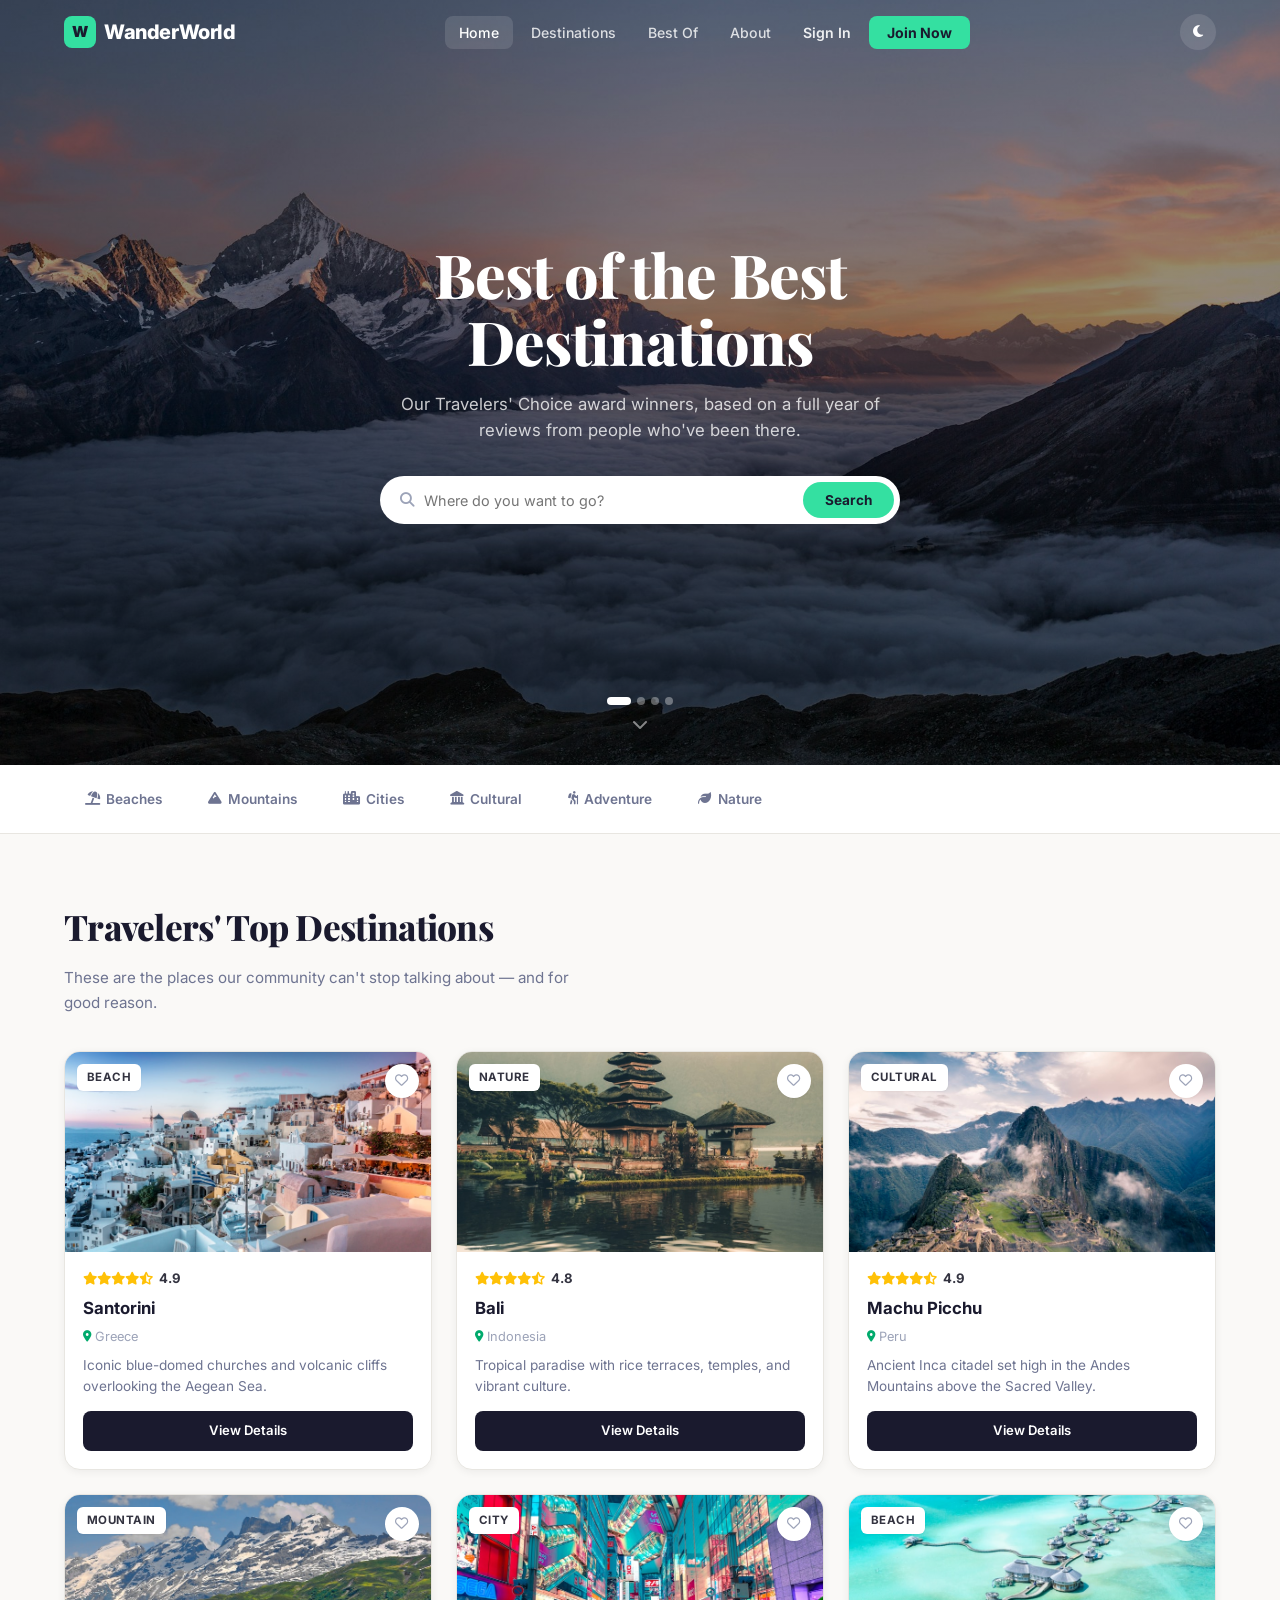
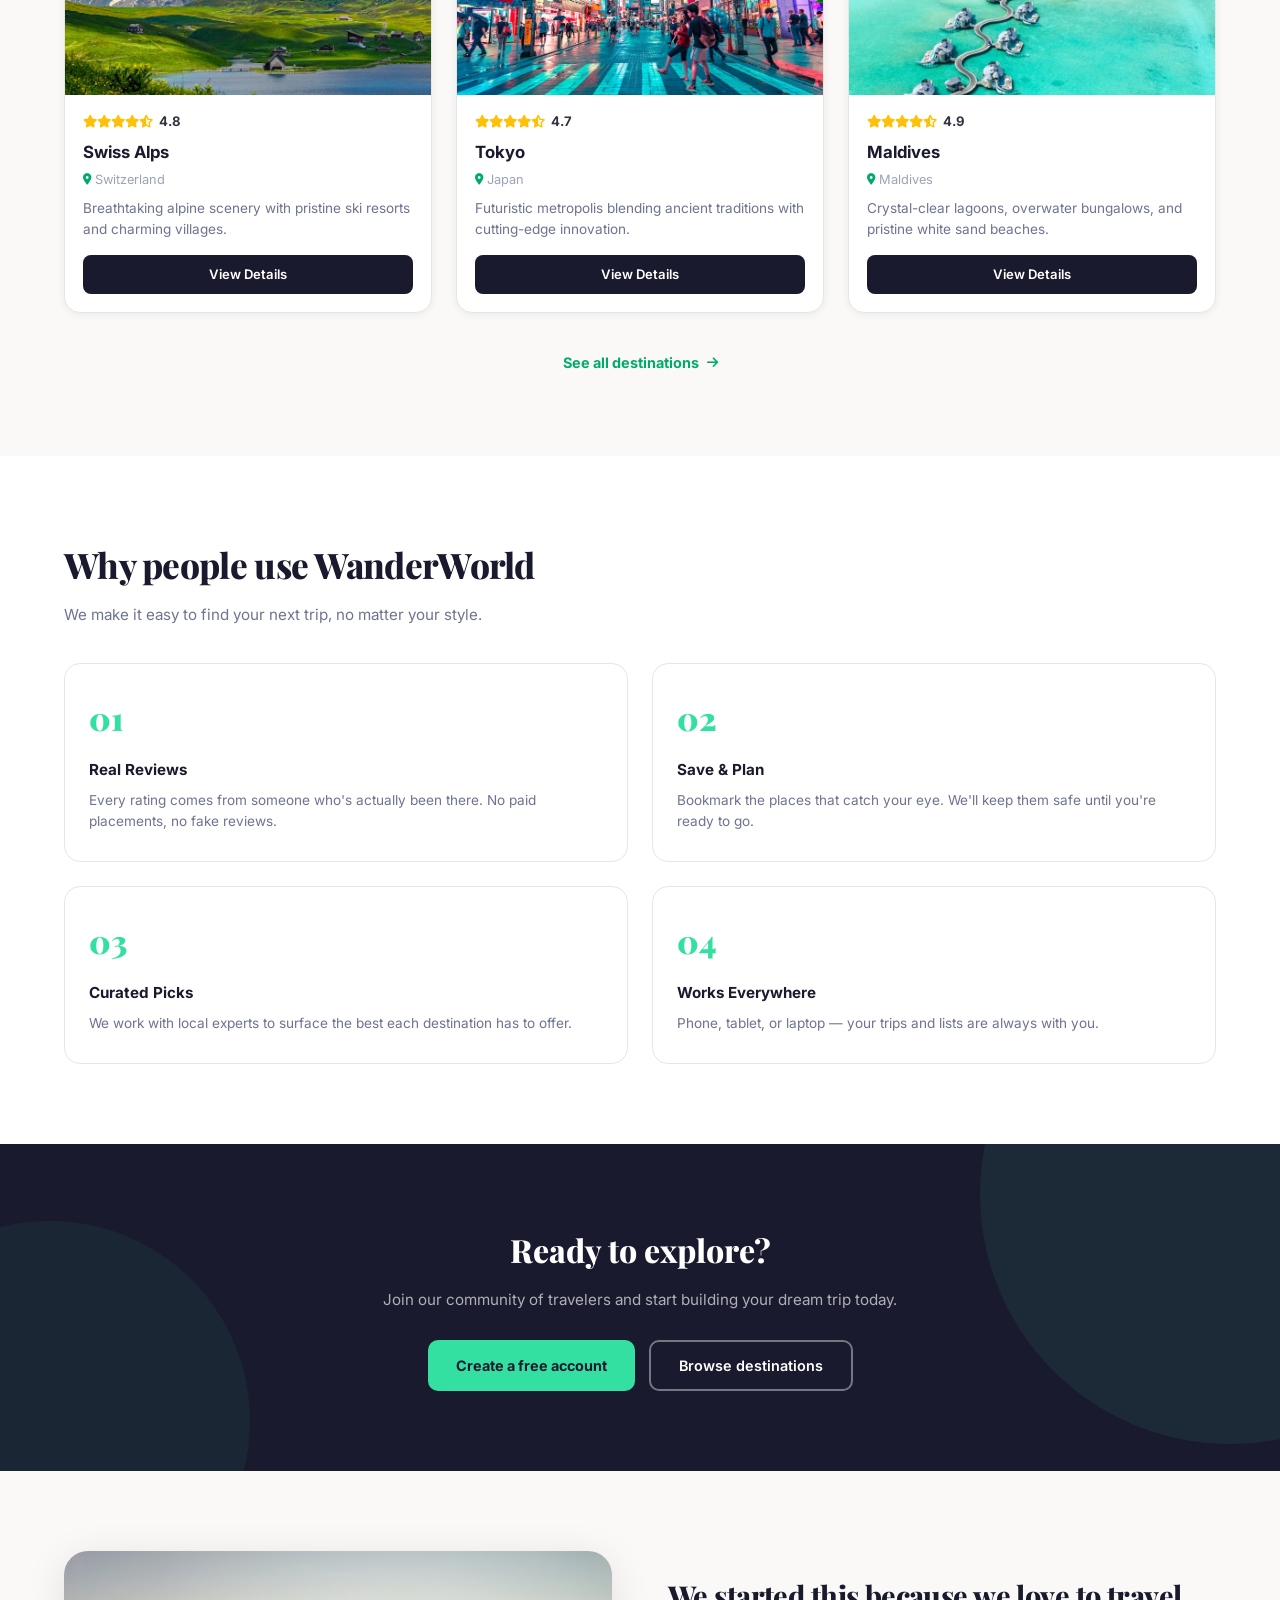
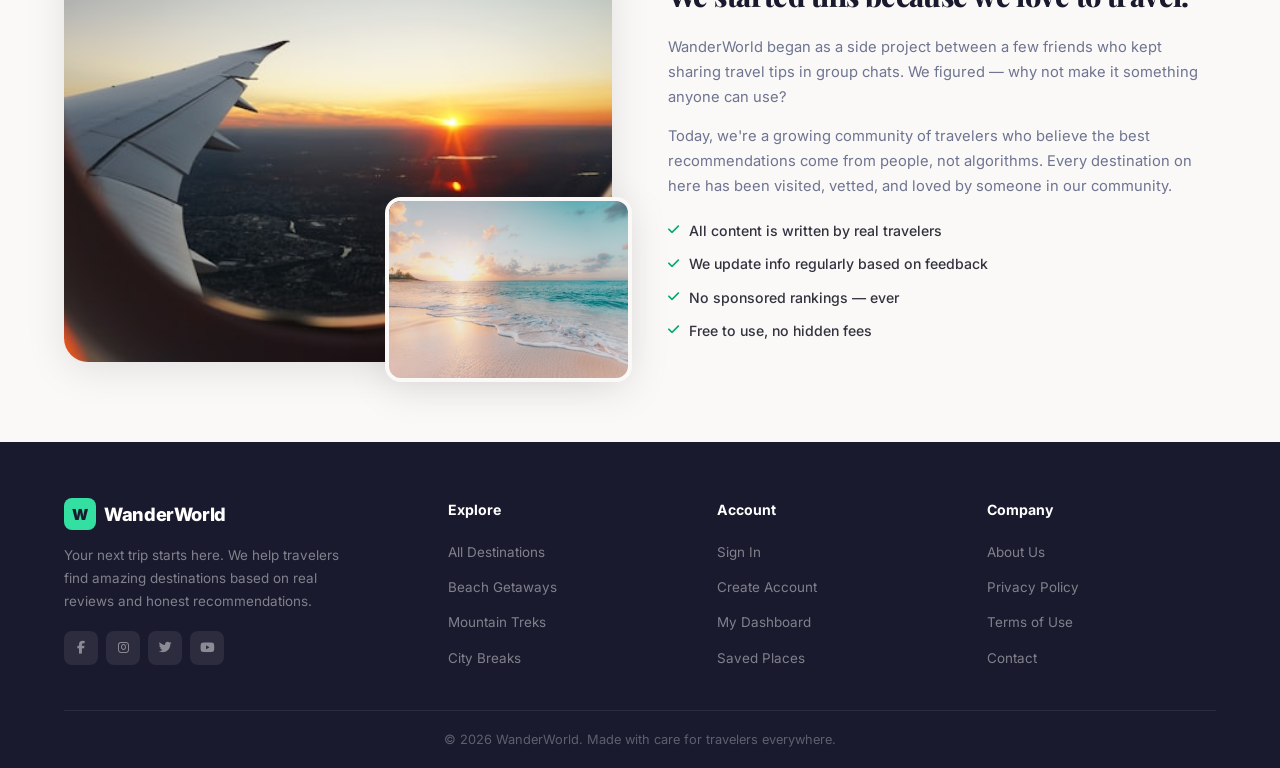
<file: index.html>
<!DOCTYPE html>
<html lang="en">
<head>
  <meta charset="UTF-8" />
  <meta name="viewport" content="width=device-width, initial-scale=1.0" />
  <title>WanderWorld – Best Destinations to Visit</title>
  <meta name="description" content="Discover the world's best travel destinations, curated by real travelers. Explore beaches, mountains, cities, and hidden gems." />
  <link rel="stylesheet" href="css/main.css" />
  <link rel="stylesheet" href="css/animations.css" />
  <link rel="stylesheet" href="css/responsive.css" />
  <link href="https://fonts.googleapis.com/css2?family=Inter:wght@400;500;600;700;800;900&family=Playfair+Display:wght@700;800&display=swap" rel="stylesheet" />
  <link rel="stylesheet" href="https://cdnjs.cloudflare.com/ajax/libs/font-awesome/6.4.0/css/all.min.css" />
</head>
<body>
<!-- Prevent dark-mode flash: apply class before paint -->
<script>
  // If dark mode was stuck on, this ensures the page always starts in light mode
  // Users can re-enable it with the toggle button
  if (localStorage.getItem('ww_darkmode') === 'true') {
    document.body.classList.add('dark-mode');
  }
</script>

<!-- NAVBAR -->
<nav class="navbar" id="navbar">
  <div class="nav-container">
    <a href="index.html" class="logo">
      <span class="logo-icon">W</span> WanderWorld
    </a>
    <ul class="nav-links" id="navLinks">
      <li><a href="index.html" class="active">Home</a></li>
      <li><a href="pages/destinations.html">Destinations</a></li>
      <li><a href="#best-of">Best Of</a></li>
      <li><a href="#about">About</a></li>
      <li id="nav-user-links" style="display:none;">
        <a href="pages/user-dashboard.html"><i class="fas fa-user-circle"></i> My Trips</a>
      </li>
      <li id="nav-logout" style="display:none;">
        <a href="#" onclick="logoutUser()">Logout</a>
      </li>
      <li id="nav-auth-links">
        <a href="pages/login.html" class="btn-nav-login">Sign In</a>
      </li>
      <li id="nav-auth-links2">
        <a href="pages/register.html" class="btn-nav-register">Join Now</a>
      </li>
    </ul>
    <div class="nav-controls">
      <button class="dark-mode-toggle" id="darkModeToggle" title="Toggle Dark Mode">
        <i class="fas fa-moon"></i>
      </button>
      <button class="hamburger" id="hamburger">
        <span></span><span></span><span></span>
      </button>
    </div>
  </div>
</nav>

<!-- HERO SECTION – clean editorial style -->
<section class="hero" id="home">
  <div class="hero-slider" id="heroSlider">
    <div class="hero-slide active" style="background-image: url('images/hero-1.jpg')"></div>
    <div class="hero-slide" style="background-image: url('images/hero-2.jpg')"></div>
    <div class="hero-slide" style="background-image: url('images/hero-3.jpg')"></div>
    <div class="hero-slide" style="background-image: url('images/hero-4.jpg')"></div>
  </div>
  <div class="hero-overlay"></div>
  <div class="hero-content">
    <h1>Best of the Best<br/>Destinations</h1>
    <p>Our Travelers' Choice award winners, based on a full year of reviews from people who've been there.</p>
    <div class="hero-search">
      <div class="search-box">
        <i class="fas fa-search"></i>
        <input type="text" id="heroSearch" placeholder="Where do you want to go?" />
        <button onclick="heroSearchDestination()">Search</button>
      </div>
    </div>
  </div>
  <div class="hero-scroll-indicator">
    <i class="fas fa-chevron-down"></i>
  </div>
  <div class="slider-dots" id="sliderDots"></div>
</section>

<!-- CATEGORY TABS – clean horizontal pills like TripAdvisor -->
<section class="categories-section">
  <div class="container">
    <div class="category-tabs">
      <a href="pages/destinations.html?category=beach" class="category-tab">
        <i class="fas fa-umbrella-beach"></i> Beaches
      </a>
      <a href="pages/destinations.html?category=mountain" class="category-tab">
        <i class="fas fa-mountain"></i> Mountains
      </a>
      <a href="pages/destinations.html?category=city" class="category-tab">
        <i class="fas fa-city"></i> Cities
      </a>
      <a href="pages/destinations.html?category=cultural" class="category-tab">
        <i class="fas fa-landmark"></i> Cultural
      </a>
      <a href="pages/destinations.html?category=adventure" class="category-tab">
        <i class="fas fa-hiking"></i> Adventure
      </a>
      <a href="pages/destinations.html?category=nature" class="category-tab">
        <i class="fas fa-leaf"></i> Nature
      </a>
    </div>
  </div>
</section>

<!-- TRENDING / BEST OF DESTINATIONS – numbered list style like TripAdvisor -->
<section class="featured-section" id="best-of">
  <div class="container">
    <div class="section-header-left">
      <h2>Travelers' Top Destinations</h2>
      <p>These are the places our community can't stop talking about — and for good reason.</p>
    </div>
    <div class="destination-grid" id="featuredDestinations">
      <!-- Filled by JS -->
    </div>
    <div class="see-all-wrap">
      <a href="pages/destinations.html" class="btn-see-all">
        See all destinations <i class="fas fa-arrow-right"></i>
      </a>
    </div>
  </div>
</section>

<!-- WHY WANDERWORLD – simplified, no feature-icon gradients -->
<section class="why-section" id="features">
  <div class="container">
    <div class="section-header-left">
      <h2>Why people use WanderWorld</h2>
      <p>We make it easy to find your next trip, no matter your style.</p>
    </div>
    <div class="why-grid">
      <div class="why-card">
        <div class="why-number">01</div>
        <h3>Real Reviews</h3>
        <p>Every rating comes from someone who's actually been there. No paid placements, no fake reviews.</p>
      </div>
      <div class="why-card">
        <div class="why-number">02</div>
        <h3>Save & Plan</h3>
        <p>Bookmark the places that catch your eye. We'll keep them safe until you're ready to go.</p>
      </div>
      <div class="why-card">
        <div class="why-number">03</div>
        <h3>Curated Picks</h3>
        <p>We work with local experts to surface the best each destination has to offer.</p>
      </div>
      <div class="why-card">
        <div class="why-number">04</div>
        <h3>Works Everywhere</h3>
        <p>Phone, tablet, or laptop — your trips and lists are always with you.</p>
      </div>
    </div>
  </div>
</section>

<!-- CTA SECTION – clean, flat, editorial -->
<section class="cta-section">
  <div class="container">
    <div class="cta-content">
      <h2>Ready to explore?</h2>
      <p>Join our community of travelers and start building your dream trip today.</p>
      <div class="cta-actions">
        <a href="pages/register.html" class="btn-primary">Create a free account</a>
        <a href="pages/destinations.html" class="btn-outline">Browse destinations</a>
      </div>
    </div>
  </div>
</section>

<!-- ABOUT SECTION – conversational, human -->
<section class="about-section" id="about">
  <div class="container">
    <div class="about-grid">
      <div class="about-image-grid">
        <img src="images/about-main.jpg" alt="Travelers exploring a new city" class="about-img-main" />
        <img src="images/about-beach.jpg" alt="Beach sunset view" class="about-img-secondary" />
      </div>
      <div class="about-content">
        <h2>We started this because we love to travel.</h2>
        <p>WanderWorld began as a side project between a few friends who kept sharing travel tips in group chats. We figured — why not make it something anyone can use?</p>
        <p>Today, we're a growing community of travelers who believe the best recommendations come from people, not algorithms. Every destination on here has been visited, vetted, and loved by someone in our community.</p>
        <ul class="about-list">
          <li><i class="fas fa-check"></i> All content is written by real travelers</li>
          <li><i class="fas fa-check"></i> We update info regularly based on feedback</li>
          <li><i class="fas fa-check"></i> No sponsored rankings — ever</li>
          <li><i class="fas fa-check"></i> Free to use, no hidden fees</li>
        </ul>
      </div>
    </div>
  </div>
</section>

<!-- FOOTER – clean, minimal, no admin links -->
<footer class="footer">
  <div class="container">
    <div class="footer-grid">
      <div class="footer-brand">
        <a href="index.html" class="logo"><span class="logo-icon">W</span> WanderWorld</a>
        <p>Your next trip starts here. We help travelers find amazing destinations based on real reviews and honest recommendations.</p>
        <div class="social-links">
          <a href="#" aria-label="Facebook"><i class="fab fa-facebook-f"></i></a>
          <a href="#" aria-label="Instagram"><i class="fab fa-instagram"></i></a>
          <a href="#" aria-label="Twitter"><i class="fab fa-twitter"></i></a>
          <a href="#" aria-label="YouTube"><i class="fab fa-youtube"></i></a>
        </div>
      </div>
      <div class="footer-links">
        <h4>Explore</h4>
        <ul>
          <li><a href="pages/destinations.html">All Destinations</a></li>
          <li><a href="pages/destinations.html?category=beach">Beach Getaways</a></li>
          <li><a href="pages/destinations.html?category=mountain">Mountain Treks</a></li>
          <li><a href="pages/destinations.html?category=city">City Breaks</a></li>
        </ul>
      </div>
      <div class="footer-links">
        <h4>Account</h4>
        <ul>
          <li><a href="pages/login.html">Sign In</a></li>
          <li><a href="pages/register.html">Create Account</a></li>
          <li><a href="pages/user-dashboard.html">My Dashboard</a></li>
          <li><a href="pages/favorites.html">Saved Places</a></li>
        </ul>
      </div>
      <div class="footer-links">
        <h4>Company</h4>
        <ul>
          <li><a href="#about">About Us</a></li>
          <li><a href="#">Privacy Policy</a></li>
          <li><a href="#">Terms of Use</a></li>
          <li><a href="#">Contact</a></li>
        </ul>
      </div>
    </div>
    <div class="footer-bottom">
      <p>&copy; 2026 WanderWorld. Made with care for travelers everywhere.</p>
    </div>
  </div>
</footer>

<script src="js/data.js"></script>
<script src="js/auth.js"></script>
<script src="js/app.js"></script>
<script src="js/slider.js"></script>
<script src="js/animations.js"></script>
</body>
</html>
</file>
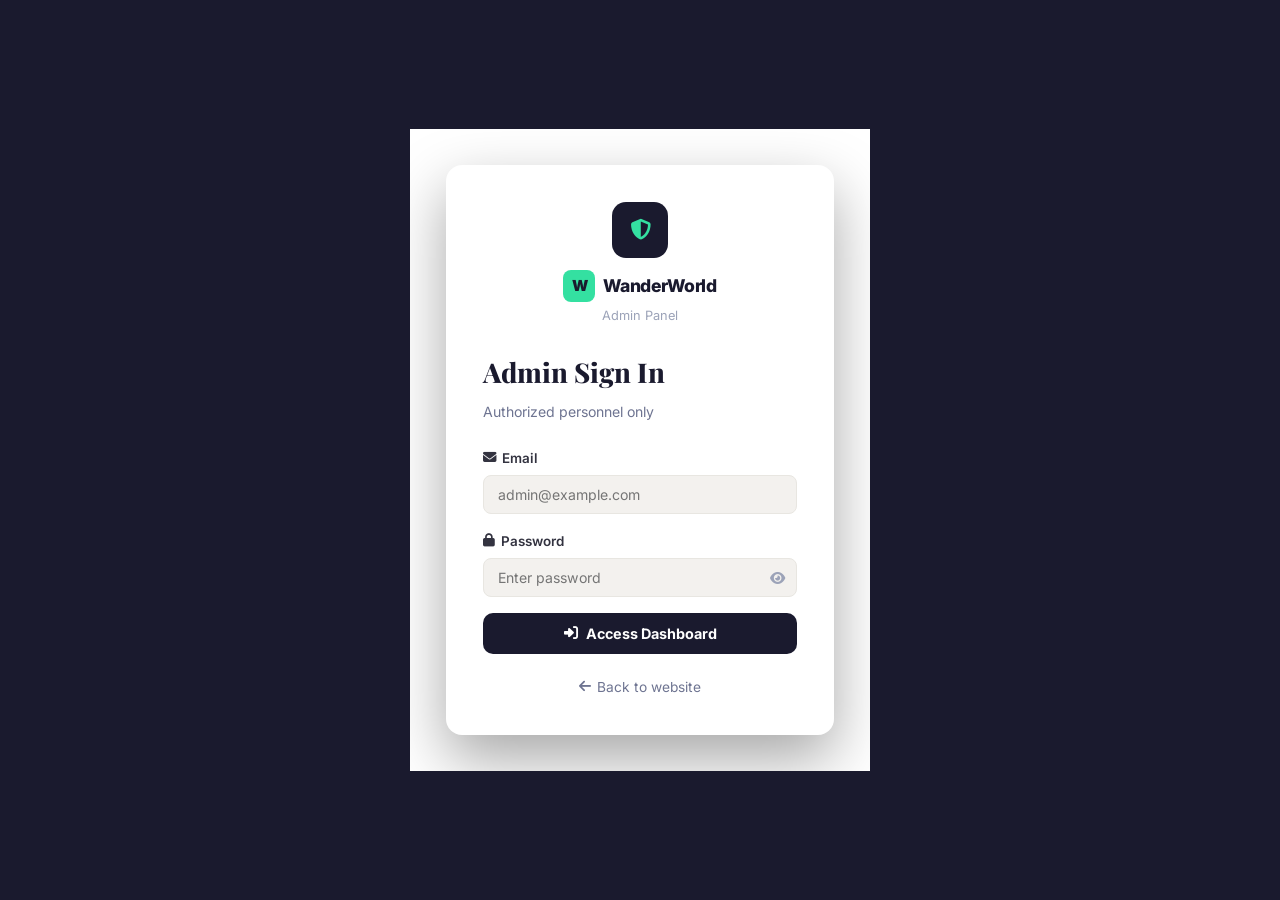
<file: pages/admin-dashboard.html>
<!DOCTYPE html>
<html lang="en">
<head>
  <meta charset="UTF-8" />
  <meta name="viewport" content="width=device-width, initial-scale=1.0" />
  <title>Admin Dashboard – WanderWorld</title>
  <link rel="stylesheet" href="../css/main.css" />
  <link rel="stylesheet" href="../css/portal.css" />
  <link rel="stylesheet" href="../css/admin.css" />
  <link rel="stylesheet" href="../css/animations.css" />
  <link href="https://fonts.googleapis.com/css2?family=Inter:wght@400;500;600;700;800;900&family=Playfair+Display:wght@700;800&display=swap" rel="stylesheet" />
  <link rel="stylesheet" href="https://cdnjs.cloudflare.com/ajax/libs/font-awesome/6.4.0/css/all.min.css" />
</head>
<body class="portal-body admin-portal">

<div class="portal-layout">
  <aside class="sidebar admin-sidebar" id="sidebar">
    <div class="sidebar-header">
      <a href="../index.html" class="logo sidebar-logo"><span class="logo-icon">W</span> WanderWorld</a>
      <button class="sidebar-close" id="sidebarClose"><i class="fas fa-times"></i></button>
    </div>
    <div class="sidebar-user">
      <div class="sidebar-avatar admin-avatar"><i class="fas fa-shield-alt"></i></div>
      <div class="sidebar-user-info">
        <span class="sidebar-username">Administrator</span>
        <span class="sidebar-role admin-role"><i class="fas fa-crown"></i> Admin</span>
      </div>
    </div>
    <nav class="sidebar-nav">
      <a href="admin-dashboard.html" class="sidebar-link active"><i class="fas fa-tachometer-alt"></i> Dashboard</a>
      <a href="manage-destinations.html" class="sidebar-link"><i class="fas fa-map-marked-alt"></i> Destinations</a>
      <a href="manage-users.html" class="sidebar-link"><i class="fas fa-users"></i> Users</a>
      <div class="sidebar-divider"></div>
      <a href="../index.html" class="sidebar-link"><i class="fas fa-external-link-alt"></i> View Site</a>
      <a href="#" class="sidebar-link" onclick="adminLogout()"><i class="fas fa-sign-out-alt"></i> Logout</a>
    </nav>
  </aside>

  <main class="portal-main">
    <div class="portal-topbar admin-topbar">
      <button class="sidebar-toggle" id="sidebarToggle"><i class="fas fa-bars"></i></button>
      <div class="portal-topbar-title">
        <h2>Admin Dashboard</h2>
        <span id="adminDate"></span>
      </div>
      <div class="portal-topbar-actions">
        <button class="dark-mode-toggle" id="darkModeToggle"><i class="fas fa-moon"></i></button>
        <a href="manage-destinations.html" class="btn-primary btn-sm"><i class="fas fa-plus"></i> Add Destination</a>
      </div>
    </div>

    <div class="portal-content">
      <div class="stats-row">
        <div class="stat-card">
          <div class="stat-card-icon"><i class="fas fa-map-marked-alt"></i></div>
          <div class="stat-card-info">
            <span class="stat-card-num" id="totalDestinations">0</span>
            <span class="stat-card-label">Total Destinations</span>
          </div>
        </div>
        <div class="stat-card">
          <div class="stat-card-icon"><i class="fas fa-users"></i></div>
          <div class="stat-card-info">
            <span class="stat-card-num" id="totalUsers">0</span>
            <span class="stat-card-label">Registered Users</span>
          </div>
        </div>
        <div class="stat-card">
          <div class="stat-card-icon"><i class="fas fa-globe"></i></div>
          <div class="stat-card-info">
            <span class="stat-card-num" id="totalCountries">0</span>
            <span class="stat-card-label">Countries Covered</span>
          </div>
        </div>
        <div class="stat-card">
          <div class="stat-card-icon"><i class="fas fa-star"></i></div>
          <div class="stat-card-info">
            <span class="stat-card-num" id="avgRating">0</span>
            <span class="stat-card-label">Avg. Rating</span>
          </div>
        </div>
      </div>

      <div class="admin-charts-row">
        <div class="admin-chart-card">
          <h3><i class="fas fa-chart-pie"></i> Destinations by Category</h3>
          <div class="chart-container" id="categoryChart"></div>
        </div>
        <div class="admin-chart-card">
          <h3><i class="fas fa-list"></i> Quick Actions</h3>
          <div class="quick-actions">
            <a href="manage-destinations.html" class="quick-action-btn">
              <i class="fas fa-plus-circle"></i>
              <span>Add New Destination</span>
            </a>
            <a href="manage-destinations.html" class="quick-action-btn">
              <i class="fas fa-edit"></i>
              <span>Manage Destinations</span>
            </a>
            <a href="manage-users.html" class="quick-action-btn">
              <i class="fas fa-users-cog"></i>
              <span>Manage Users</span>
            </a>
            <a href="../index.html" target="_blank" class="quick-action-btn">
              <i class="fas fa-eye"></i>
              <span>Preview Website</span>
            </a>
          </div>
        </div>
      </div>

      <div class="admin-table-card">
        <div class="admin-table-header">
          <h3><i class="fas fa-map-marked-alt"></i> Recent Destinations</h3>
          <a href="manage-destinations.html" class="btn-primary btn-sm">Manage All</a>
        </div>
        <div class="table-responsive">
          <table class="admin-table" id="recentDestTable">
            <thead>
              <tr>
                <th>Destination</th>
                <th>Country</th>
                <th>Category</th>
                <th>Rating</th>
                <th>Actions</th>
              </tr>
            </thead>
            <tbody id="recentDestBody"></tbody>
          </table>
        </div>
      </div>
    </div>
  </main>
</div>

<div class="modal-overlay" id="editModal" style="display:none;">
  <div class="modal">
    <div class="modal-header">
      <h3 id="modalTitle">Edit Destination</h3>
      <button class="modal-close" onclick="closeModal()"><i class="fas fa-times"></i></button>
    </div>
    <div class="modal-body" id="modalBody"></div>
  </div>
</div>

<script src="../js/data.js"></script>
<script src="../js/auth.js"></script>
<script src="../js/admin.js"></script>
<script src="../js/animations.js"></script>
</body>
</html>
</file>
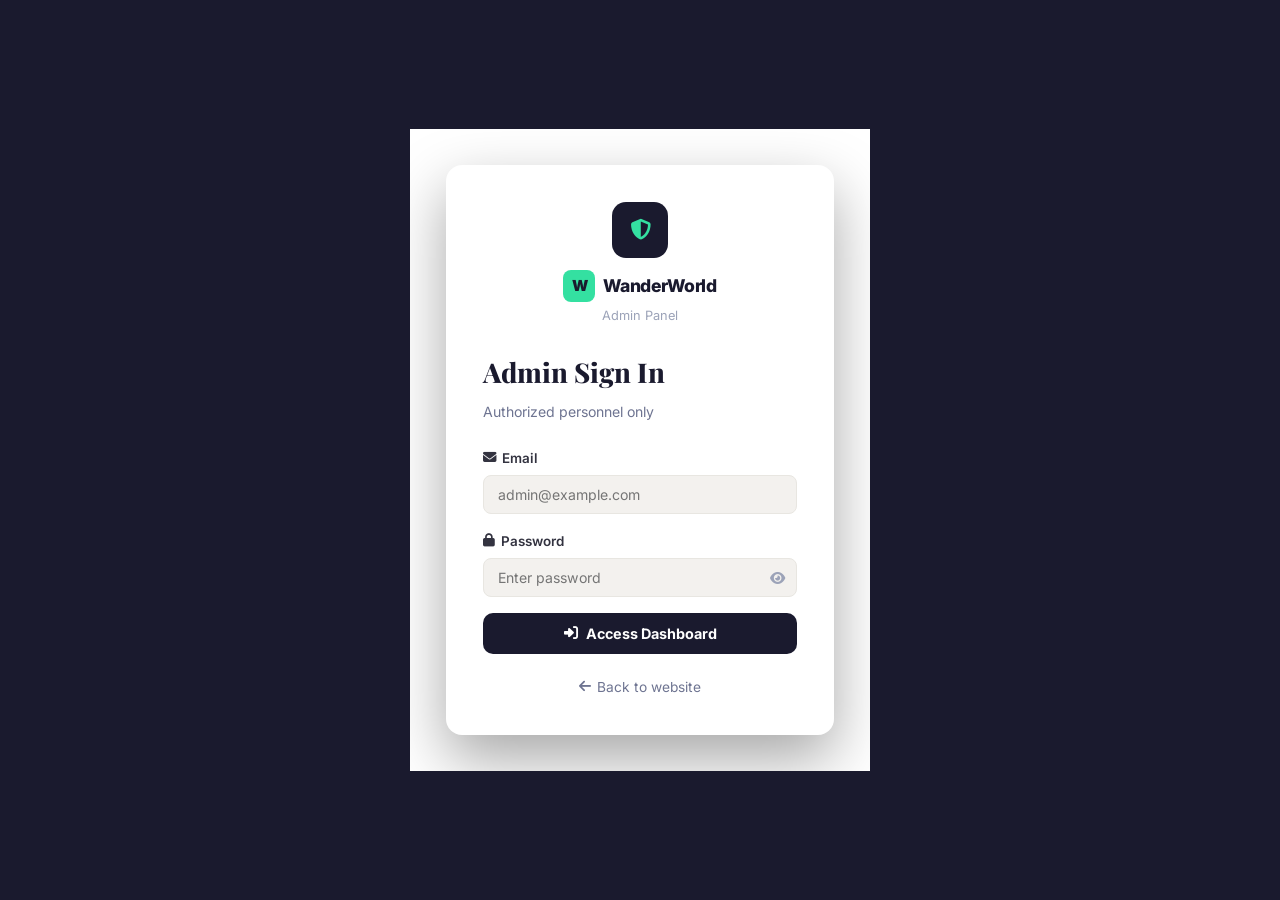
<file: pages/admin-login.html>
<!DOCTYPE html>
<html lang="en">
<head>
  <meta charset="UTF-8" />
  <meta name="viewport" content="width=device-width, initial-scale=1.0" />
  <title>Admin – WanderWorld</title>
  <link rel="stylesheet" href="../css/main.css" />
  <link rel="stylesheet" href="../css/auth.css" />
  <link rel="stylesheet" href="../css/animations.css" />
  <link href="https://fonts.googleapis.com/css2?family=Inter:wght@400;500;600;700;800;900&family=Playfair+Display:wght@700;800&display=swap" rel="stylesheet" />
  <link rel="stylesheet" href="https://cdnjs.cloudflare.com/ajax/libs/font-awesome/6.4.0/css/all.min.css" />
</head>
<body class="auth-body admin-auth-body">

<div class="auth-wrapper admin-auth-wrapper">
  <div class="auth-right" style="width:100%; max-width:460px; margin:auto;">
    <div class="auth-card admin-auth-card">
      <div class="admin-logo-area">
        <div class="admin-shield"><i class="fas fa-shield-alt"></i></div>
        <a href="../index.html" class="logo admin-logo"><span class="logo-icon">W</span> WanderWorld</a>
        <p class="admin-login-subtitle">Admin Panel</p>
      </div>
      <div class="auth-header">
        <h1>Admin Sign In</h1>
        <p>Authorized personnel only</p>
      </div>
      <div class="alert alert-error" id="adminLoginError" style="display:none;"></div>
      <form class="auth-form" id="adminLoginForm" onsubmit="handleAdminLogin(event)">
        <div class="form-group">
          <label for="adminEmail"><i class="fas fa-envelope"></i> Email</label>
          <input type="email" id="adminEmail" placeholder="admin@example.com" required />
        </div>
        <div class="form-group">
          <label for="adminPassword"><i class="fas fa-lock"></i> Password</label>
          <div class="password-input">
            <input type="password" id="adminPassword" placeholder="Enter password" required />
            <button type="button" class="toggle-password" onclick="togglePassword('adminPassword', this)">
              <i class="fas fa-eye"></i>
            </button>
          </div>
        </div>
        <button type="submit" class="btn-auth btn-admin-auth">
          <i class="fas fa-sign-in-alt"></i> <span>Access Dashboard</span>
        </button>
      </form>
      <div class="auth-back-link">
        <a href="../index.html"><i class="fas fa-arrow-left"></i> Back to website</a>
      </div>
    </div>
  </div>
</div>

<script src="../js/data.js"></script>
<script src="../js/auth.js"></script>
</body>
</html>
</file>
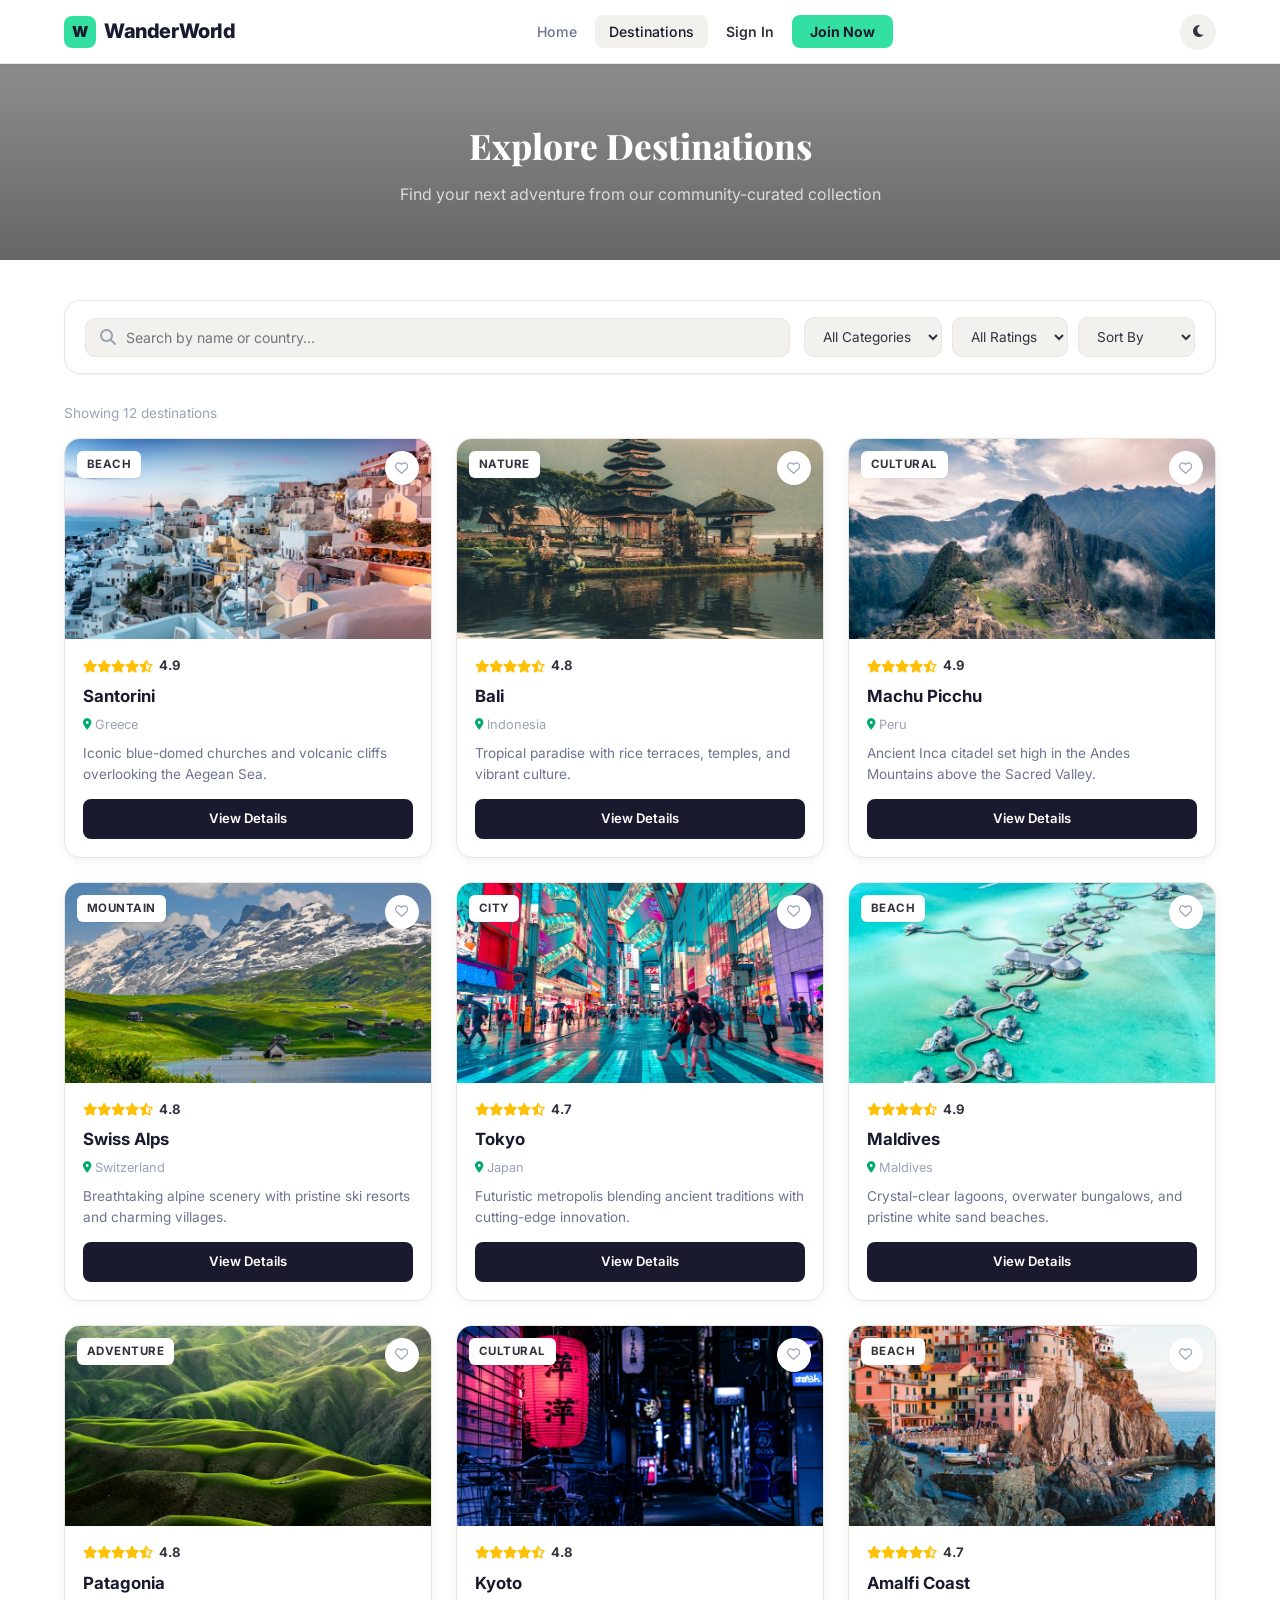
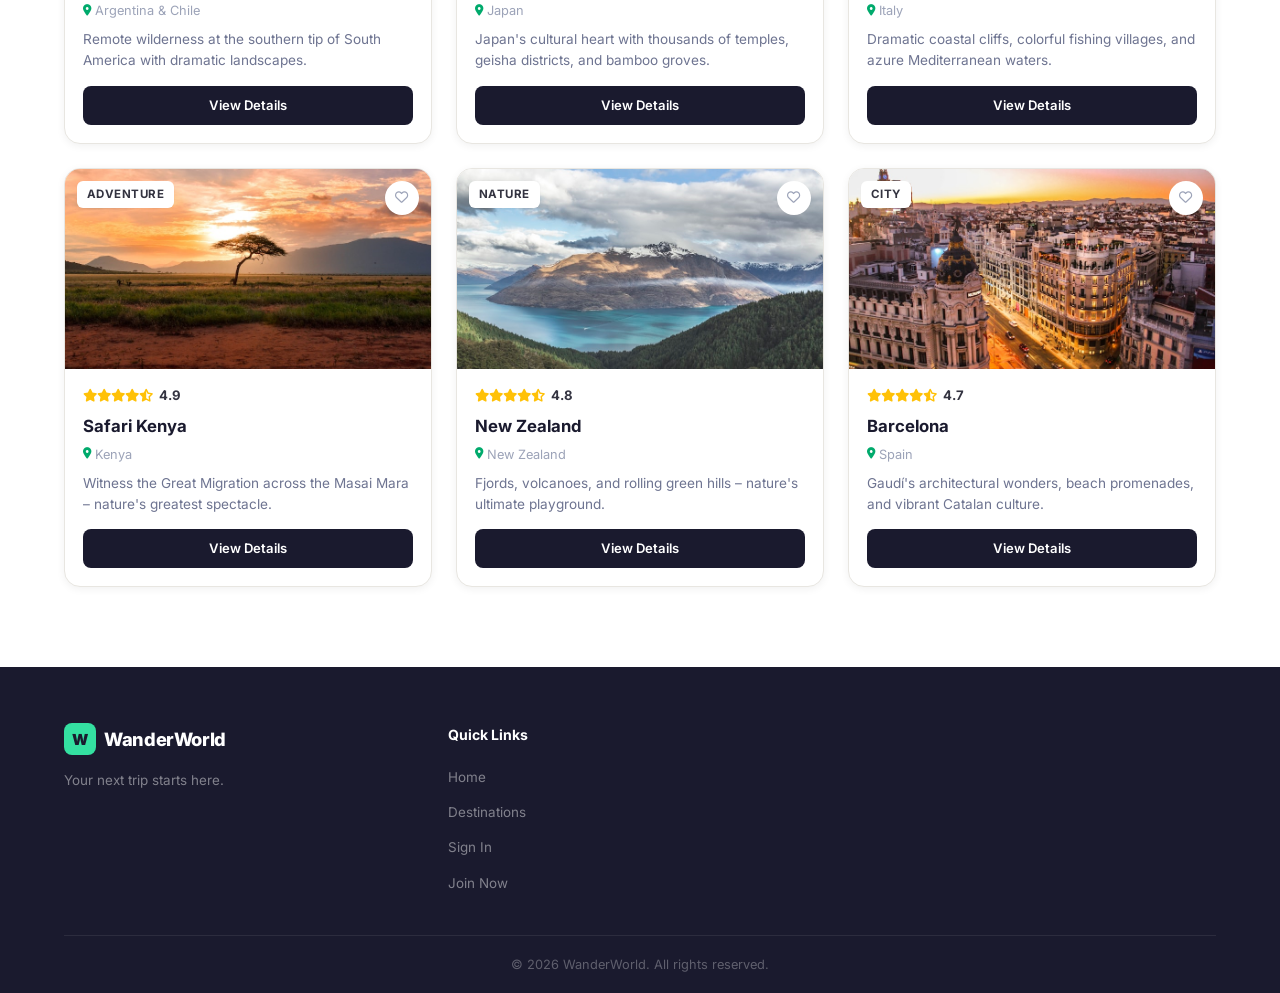
<file: pages/destinations.html>
<!DOCTYPE html>
<html lang="en">
<head>
  <meta charset="UTF-8" />
  <meta name="viewport" content="width=device-width, initial-scale=1.0" />
  <title>Destinations – WanderWorld</title>
  <link rel="stylesheet" href="../css/main.css" />
  <link rel="stylesheet" href="../css/animations.css" />
  <link rel="stylesheet" href="../css/responsive.css" />
  <link href="https://fonts.googleapis.com/css2?family=Inter:wght@400;500;600;700;800;900&family=Playfair+Display:wght@700;800&display=swap" rel="stylesheet" />
  <link rel="stylesheet" href="https://cdnjs.cloudflare.com/ajax/libs/font-awesome/6.4.0/css/all.min.css" />
</head>
<body>

<nav class="navbar" id="navbar">
  <div class="nav-container">
    <a href="../index.html" class="logo"><span class="logo-icon">W</span> WanderWorld</a>
    <ul class="nav-links" id="navLinks">
      <li><a href="../index.html">Home</a></li>
      <li><a href="destinations.html" class="active">Destinations</a></li>
      <li id="nav-user-links" style="display:none;"><a href="user-dashboard.html"><i class="fas fa-user-circle"></i> My Trips</a></li>
      <li id="nav-logout" style="display:none;"><a href="#" onclick="logoutUser()">Logout</a></li>
      <li id="nav-auth-links"><a href="login.html" class="btn-nav-login">Sign In</a></li>
      <li id="nav-auth-links2"><a href="register.html" class="btn-nav-register">Join Now</a></li>
    </ul>
    <div class="nav-controls">
      <button class="dark-mode-toggle" id="darkModeToggle"><i class="fas fa-moon"></i></button>
      <button class="hamburger" id="hamburger"><span></span><span></span><span></span></button>
    </div>
  </div>
</nav>

<section class="page-hero" style="background-image: url('https://images.unsplash.com/photo-1488085061387-422e29b40080?w=1920&q=80')">
  <div class="page-hero-overlay"></div>
  <div class="page-hero-content">
    <h1>Explore Destinations</h1>
    <p>Find your next adventure from our community-curated collection</p>
  </div>
</section>

<section class="destinations-page">
  <div class="container">
    <div class="filter-bar">
      <div class="search-filter">
        <i class="fas fa-search"></i>
        <input type="text" id="searchInput" placeholder="Search by name or country..." oninput="filterDestinations()" />
      </div>
      <div class="filter-controls">
        <select id="categoryFilter" onchange="filterDestinations()">
          <option value="">All Categories</option>
          <option value="beach">Beach</option>
          <option value="mountain">Mountain</option>
          <option value="city">City</option>
          <option value="cultural">Cultural</option>
          <option value="adventure">Adventure</option>
          <option value="nature">Nature</option>
        </select>
        <select id="ratingFilter" onchange="filterDestinations()">
          <option value="">All Ratings</option>
          <option value="4.5">4.5+</option>
          <option value="4.0">4.0+</option>
          <option value="3.5">3.5+</option>
        </select>
        <select id="sortFilter" onchange="filterDestinations()">
          <option value="default">Sort By</option>
          <option value="rating">Top Rated</option>
          <option value="name">Name A–Z</option>
          <option value="country">Country</option>
        </select>
      </div>
    </div>

    <div class="results-info" id="resultsInfo">Showing all destinations</div>

    <div class="destination-grid" id="destinationsGrid">
      <!-- Filled by JS -->
    </div>

    <div class="no-results" id="noResults" style="display:none;">
      <i class="fas fa-search"></i>
      <h3>No destinations found</h3>
      <p>Try adjusting your search or filters</p>
      <button onclick="clearFilters()" class="btn-primary">Clear Filters</button>
    </div>
  </div>
</section>

<footer class="footer">
  <div class="container">
    <div class="footer-grid">
      <div class="footer-brand">
        <a href="../index.html" class="logo"><span class="logo-icon">W</span> WanderWorld</a>
        <p>Your next trip starts here.</p>
      </div>
      <div class="footer-links">
        <h4>Quick Links</h4>
        <ul>
          <li><a href="../index.html">Home</a></li>
          <li><a href="destinations.html">Destinations</a></li>
          <li><a href="login.html">Sign In</a></li>
          <li><a href="register.html">Join Now</a></li>
        </ul>
      </div>
    </div>
    <div class="footer-bottom">
      <p>&copy; 2026 WanderWorld. All rights reserved.</p>
    </div>
  </div>
</footer>

<script src="../js/data.js"></script>
<script src="../js/auth.js"></script>
<script src="../js/destinations.js"></script>
<script src="../js/animations.js"></script>
</body>
</html>
</file>
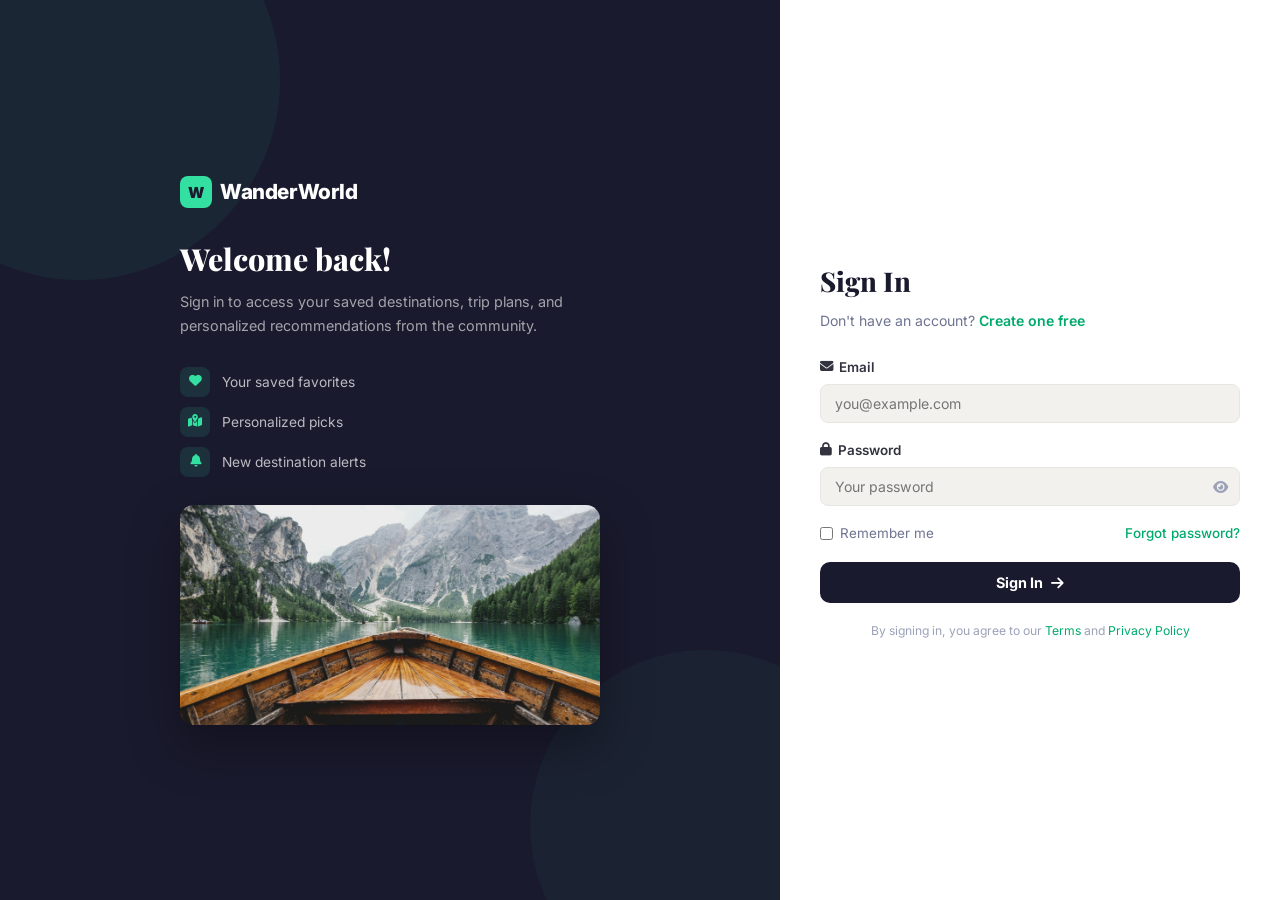
<file: pages/favorites.html>
<!DOCTYPE html>
<html lang="en">
<head>
  <meta charset="UTF-8" />
  <meta name="viewport" content="width=device-width, initial-scale=1.0" />
  <title>My Favorites – WanderWorld</title>
  <link rel="stylesheet" href="../css/main.css" />
  <link rel="stylesheet" href="../css/portal.css" />
  <link rel="stylesheet" href="../css/animations.css" />
  <link href="https://fonts.googleapis.com/css2?family=Inter:wght@400;500;600;700;800;900&family=Playfair+Display:wght@700;800&display=swap" rel="stylesheet" />
  <link rel="stylesheet" href="https://cdnjs.cloudflare.com/ajax/libs/font-awesome/6.4.0/css/all.min.css" />
</head>
<body class="portal-body">

<div class="portal-layout">
  <aside class="sidebar" id="sidebar">
    <div class="sidebar-header">
      <a href="../index.html" class="logo sidebar-logo"><span class="logo-icon">W</span> WanderWorld</a>
      <button class="sidebar-close" id="sidebarClose"><i class="fas fa-times"></i></button>
    </div>
    <div class="sidebar-user">
      <div class="sidebar-avatar" id="sidebarAvatar">U</div>
      <div class="sidebar-user-info">
        <span class="sidebar-username" id="sidebarUsername">User</span>
        <span class="sidebar-role">Traveler</span>
      </div>
    </div>
    <nav class="sidebar-nav">
      <a href="user-dashboard.html" class="sidebar-link"><i class="fas fa-tachometer-alt"></i> Dashboard</a>
      <a href="favorites.html" class="sidebar-link active"><i class="fas fa-heart"></i> My Favorites</a>
      <a href="profile.html" class="sidebar-link"><i class="fas fa-user-edit"></i> My Profile</a>
      <a href="destinations.html" class="sidebar-link"><i class="fas fa-map-marked-alt"></i> Explore</a>
      <a href="#" class="sidebar-link" onclick="logoutUser()"><i class="fas fa-sign-out-alt"></i> Logout</a>
    </nav>
  </aside>

  <main class="portal-main">
    <div class="portal-topbar">
      <button class="sidebar-toggle" id="sidebarToggle"><i class="fas fa-bars"></i></button>
      <div class="portal-topbar-title">
        <h2><i class="fas fa-heart"></i> My Favorites</h2>
        <span>Your saved destinations</span>
      </div>
      <div class="portal-topbar-actions">
        <button class="dark-mode-toggle" id="darkModeToggle"><i class="fas fa-moon"></i></button>
      </div>
    </div>

    <div class="portal-content">
      <div class="portal-section">
        <div class="portal-section-header">
          <h3>Saved Destinations (<span id="favTotalCount">0</span>)</h3>
          <a href="destinations.html" class="btn-primary btn-sm"><i class="fas fa-plus"></i> Add More</a>
        </div>
        <div class="destination-grid" id="favoritesGrid"></div>
        <div class="empty-state" id="noFavorites" style="display:none;">
          <i class="fas fa-heart-broken"></i>
          <h4>Your favorites list is empty</h4>
          <p>Explore destinations and click the heart icon to save them here.</p>
          <a href="destinations.html" class="btn-primary">Start Exploring</a>
        </div>
      </div>
    </div>
  </main>
</div>

<script src="../js/data.js"></script>
<script src="../js/auth.js"></script>
<script src="../js/favorites.js"></script>
<script src="../js/animations.js"></script>
</body>
</html>
</file>
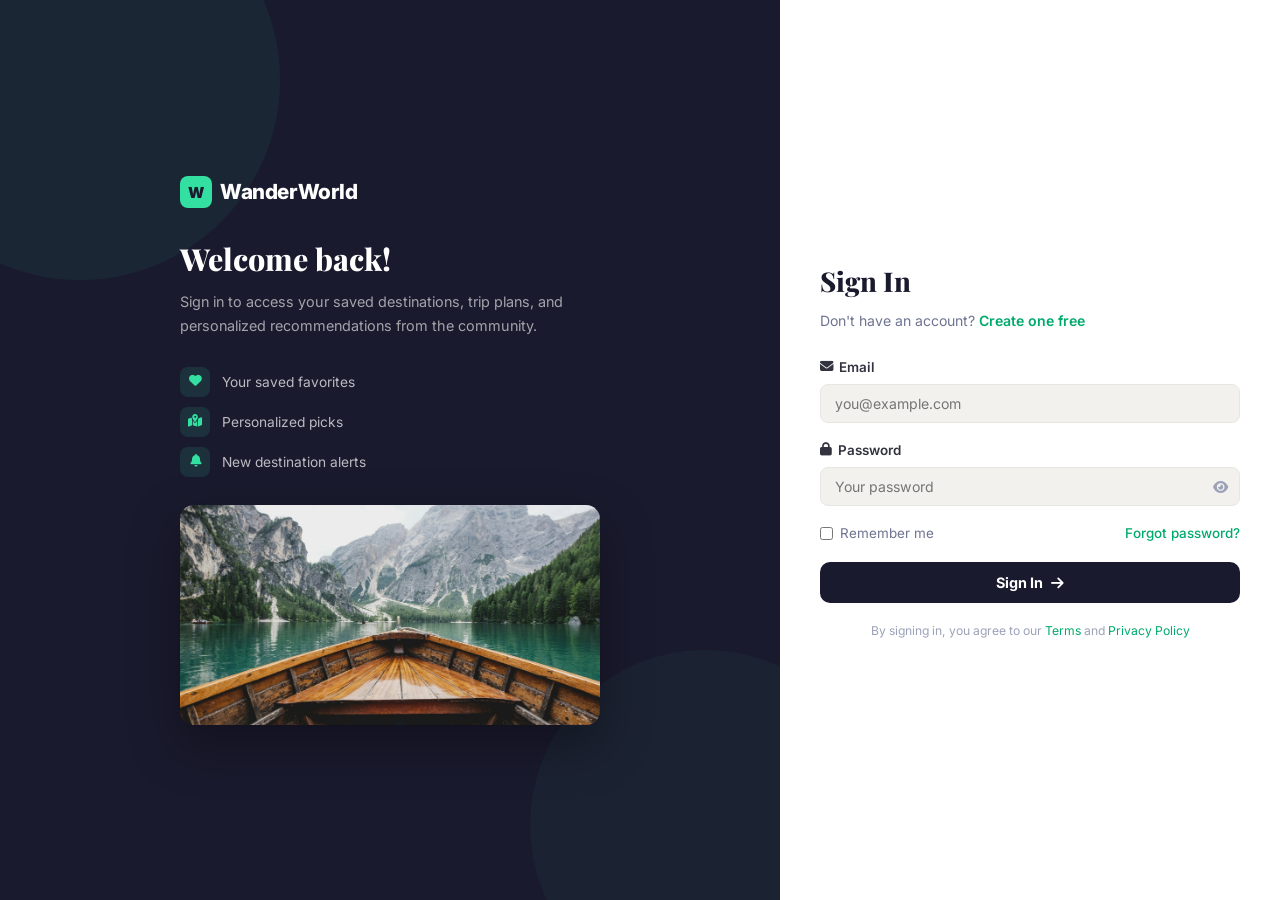
<file: pages/login.html>
<!DOCTYPE html>
<html lang="en">
<head>
  <meta charset="UTF-8" />
  <meta name="viewport" content="width=device-width, initial-scale=1.0" />
  <title>Sign In – WanderWorld</title>
  <link rel="stylesheet" href="../css/main.css" />
  <link rel="stylesheet" href="../css/auth.css" />
  <link rel="stylesheet" href="../css/animations.css" />
  <link href="https://fonts.googleapis.com/css2?family=Inter:wght@400;500;600;700;800;900&family=Playfair+Display:wght@700;800&display=swap" rel="stylesheet" />
  <link rel="stylesheet" href="https://cdnjs.cloudflare.com/ajax/libs/font-awesome/6.4.0/css/all.min.css" />
</head>
<body class="auth-body">

<div class="auth-wrapper">
  <div class="auth-left">
    <div class="auth-left-content">
      <a href="../index.html" class="logo auth-logo"><span class="logo-icon">W</span> WanderWorld</a>
      <h2>Welcome back!</h2>
      <p>Sign in to access your saved destinations, trip plans, and personalized recommendations from the community.</p>
      <div class="auth-features">
        <div class="auth-feature"><i class="fas fa-heart"></i> Your saved favorites</div>
        <div class="auth-feature"><i class="fas fa-map-marked-alt"></i> Personalized picks</div>
        <div class="auth-feature"><i class="fas fa-bell"></i> New destination alerts</div>
      </div>
      <div class="auth-bg-image">
        <img src="../images/hero-2.jpg" alt="Mountain lake view" />
      </div>
    </div>
  </div>
  <div class="auth-right">
    <div class="auth-card">
      <div class="auth-header">
        <h1>Sign In</h1>
        <p>Don't have an account? <a href="register.html">Create one free</a></p>
      </div>
      <div class="alert alert-error" id="loginError" style="display:none;"></div>
      <div class="alert alert-success" id="loginSuccess" style="display:none;"></div>
      <form class="auth-form" id="loginForm" onsubmit="handleLogin(event)">
        <div class="form-group">
          <label for="loginEmail"><i class="fas fa-envelope"></i> Email</label>
          <input type="email" id="loginEmail" placeholder="you@example.com" required />
        </div>
        <div class="form-group">
          <label for="loginPassword"><i class="fas fa-lock"></i> Password</label>
          <div class="password-input">
            <input type="password" id="loginPassword" placeholder="Your password" required />
            <button type="button" class="toggle-password" onclick="togglePassword('loginPassword', this)">
              <i class="fas fa-eye"></i>
            </button>
          </div>
        </div>
        <div class="form-options">
          <label class="checkbox-label">
            <input type="checkbox" id="rememberMe" /> Remember me
          </label>
          <a href="#" class="forgot-link">Forgot password?</a>
        </div>
        <button type="submit" class="btn-auth" id="loginBtn">
          <span>Sign In</span> <i class="fas fa-arrow-right"></i>
        </button>
      </form>
      <p class="auth-footer-note">By signing in, you agree to our <a href="#">Terms</a> and <a href="#">Privacy Policy</a></p>
    </div>
  </div>
</div>

<script src="../js/data.js"></script>
<script src="../js/auth.js"></script>
</body>
</html>
</file>
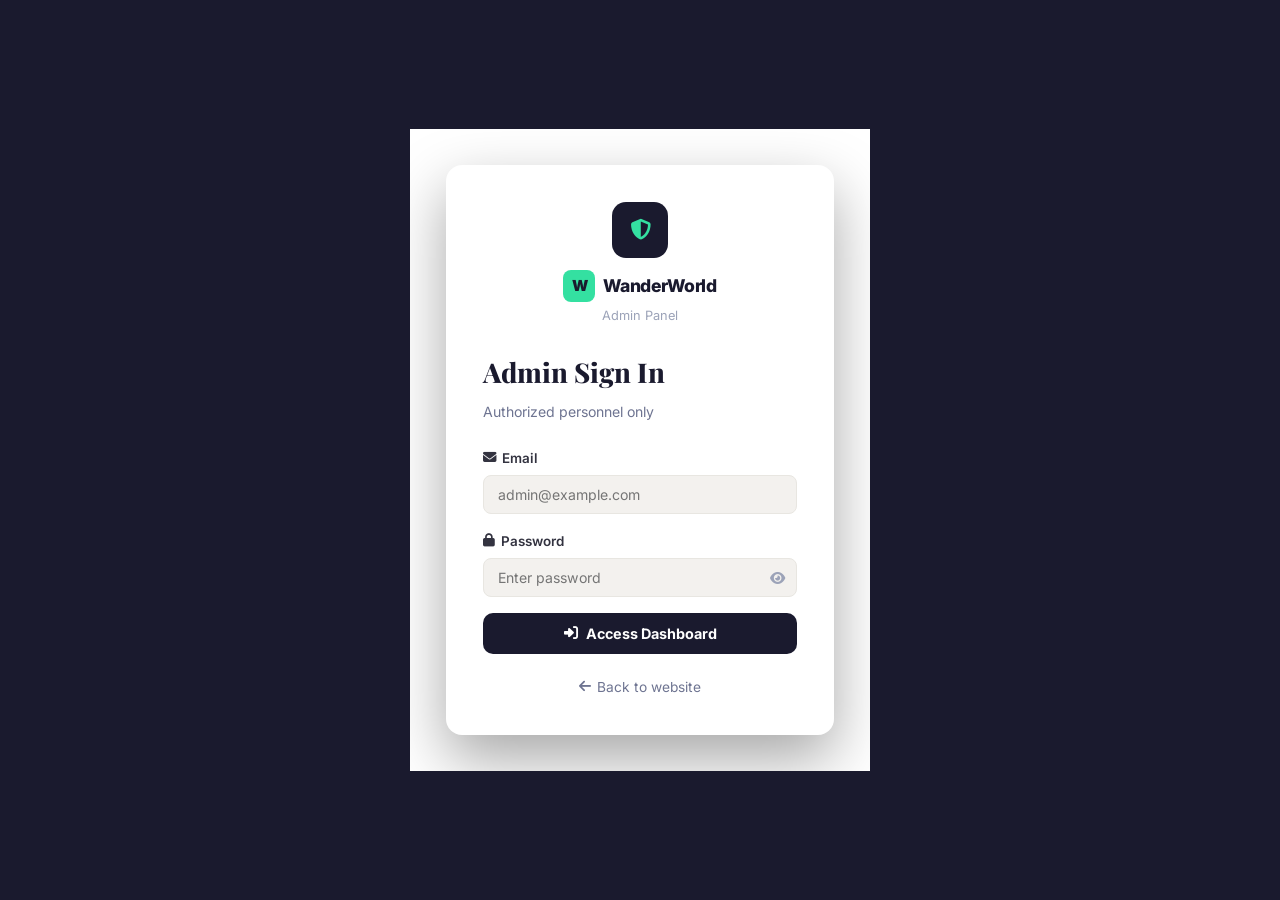
<file: pages/manage-destinations.html>
<!DOCTYPE html>
<html lang="en">
<head>
  <meta charset="UTF-8" />
  <meta name="viewport" content="width=device-width, initial-scale=1.0" />
  <title>Manage Destinations – WanderWorld Admin</title>
  <link rel="stylesheet" href="../css/main.css" />
  <link rel="stylesheet" href="../css/portal.css" />
  <link rel="stylesheet" href="../css/admin.css" />
  <link rel="stylesheet" href="../css/animations.css" />
  <link href="https://fonts.googleapis.com/css2?family=Inter:wght@400;500;600;700;800;900&family=Playfair+Display:wght@700;800&display=swap" rel="stylesheet" />
  <link rel="stylesheet" href="https://cdnjs.cloudflare.com/ajax/libs/font-awesome/6.4.0/css/all.min.css" />
</head>
<body class="portal-body admin-portal">

<div class="portal-layout">
  <aside class="sidebar admin-sidebar" id="sidebar">
    <div class="sidebar-header">
      <a href="../index.html" class="logo sidebar-logo"><span class="logo-icon">W</span> WanderWorld</a>
      <button class="sidebar-close" id="sidebarClose"><i class="fas fa-times"></i></button>
    </div>
    <div class="sidebar-user">
      <div class="sidebar-avatar admin-avatar"><i class="fas fa-shield-alt"></i></div>
      <div class="sidebar-user-info">
        <span class="sidebar-username">Administrator</span>
        <span class="sidebar-role admin-role"><i class="fas fa-crown"></i> Admin</span>
      </div>
    </div>
    <nav class="sidebar-nav">
      <a href="admin-dashboard.html" class="sidebar-link"><i class="fas fa-tachometer-alt"></i> Dashboard</a>
      <a href="manage-destinations.html" class="sidebar-link active"><i class="fas fa-map-marked-alt"></i> Destinations</a>
      <a href="manage-users.html" class="sidebar-link"><i class="fas fa-users"></i> Users</a>
      <div class="sidebar-divider"></div>
      <a href="../index.html" class="sidebar-link"><i class="fas fa-external-link-alt"></i> View Site</a>
      <a href="#" class="sidebar-link" onclick="adminLogout()"><i class="fas fa-sign-out-alt"></i> Logout</a>
    </nav>
  </aside>

  <main class="portal-main">
    <div class="portal-topbar admin-topbar">
      <button class="sidebar-toggle" id="sidebarToggle"><i class="fas fa-bars"></i></button>
      <div class="portal-topbar-title">
        <h2><i class="fas fa-map-marked-alt"></i> Manage Destinations</h2>
        <span>Add, edit, or remove travel destinations</span>
      </div>
      <div class="portal-topbar-actions">
        <button class="dark-mode-toggle" id="darkModeToggle"><i class="fas fa-moon"></i></button>
        <button class="btn-primary btn-sm" onclick="openAddModal()"><i class="fas fa-plus"></i> Add New</button>
      </div>
    </div>

    <div class="portal-content">
      <div class="admin-table-card">
        <div class="admin-table-header">
          <div class="table-search">
            <i class="fas fa-search"></i>
            <input type="text" id="adminSearch" placeholder="Search destinations..." oninput="adminSearchDestinations()" />
          </div>
          <div class="table-filter">
            <select id="adminCategoryFilter" onchange="adminSearchDestinations()">
              <option value="">All Categories</option>
              <option value="beach">Beach</option>
              <option value="mountain">Mountain</option>
              <option value="city">City</option>
              <option value="cultural">Cultural</option>
              <option value="adventure">Adventure</option>
              <option value="nature">Nature</option>
            </select>
          </div>
        </div>

        <div class="alert alert-success" id="adminAlert" style="display:none;"></div>

        <div class="table-responsive">
          <table class="admin-table" id="destManageTable">
            <thead>
              <tr>
                <th>Image</th>
                <th>Name</th>
                <th>Country</th>
                <th>Category</th>
                <th>Rating</th>
                <th>Actions</th>
              </tr>
            </thead>
            <tbody id="destManageBody">
              <!-- Filled by JS -->
            </tbody>
          </table>
        </div>
        <div class="table-footer">
          <span id="tableCount">0 destinations</span>
        </div>
      </div>
    </div>
  </main>
</div>

<!-- ADD / EDIT DESTINATION MODAL -->
<div class="modal-overlay" id="destModal" style="display:none;">
  <div class="modal modal-large">
    <div class="modal-header">
      <h3 id="destModalTitle"><i class="fas fa-plus"></i> Add New Destination</h3>
      <button class="modal-close" onclick="closeDestModal()"><i class="fas fa-times"></i></button>
    </div>
    <div class="modal-body">
      <form id="destForm" onsubmit="saveDestination(event)">
        <input type="hidden" id="destId" value="" />
        <div class="form-row">
          <div class="form-group">
            <label>Destination Name *</label>
            <input type="text" id="destName" placeholder="e.g. Maldives Islands" required />
          </div>
          <div class="form-group">
            <label>Country *</label>
            <input type="text" id="destCountry" placeholder="e.g. Maldives" required />
          </div>
        </div>
        <div class="form-row">
          <div class="form-group">
            <label>Category *</label>
            <select id="destCategory" required>
              <option value="">Select category</option>
              <option value="beach">Beach</option>
              <option value="mountain">Mountain</option>
              <option value="city">City</option>
              <option value="cultural">Cultural</option>
              <option value="adventure">Adventure</option>
              <option value="nature">Nature</option>
            </select>
          </div>
          <div class="form-group">
            <label>Rating (1-5) *</label>
            <input type="number" id="destRating" min="1" max="5" step="0.1" placeholder="e.g. 4.8" required />
          </div>
        </div>
        <div class="form-group">
          <label>Image URL *</label>
          <input type="url" id="destImage" placeholder="https://images.unsplash.com/..." required />
          <small>Use an Unsplash or direct image URL</small>
        </div>
        <div class="form-group">
          <label>Short Description *</label>
          <input type="text" id="destShortDesc" placeholder="Brief one-line description" required maxlength="120" />
        </div>
        <div class="form-group">
          <label>Full Description *</label>
          <textarea id="destDescription" rows="4" placeholder="Detailed destination description..." required></textarea>
        </div>
        <div class="form-row">
          <div class="form-group">
            <label>Best Time to Visit</label>
            <input type="text" id="destBestTime" placeholder="e.g. November to April" />
          </div>
          <div class="form-group">
            <label>Temperature</label>
            <input type="text" id="destTemp" placeholder="e.g. 25-32°C" />
          </div>
        </div>
        <div class="form-group">
          <label>Highlights (comma-separated)</label>
          <input type="text" id="destHighlights" placeholder="e.g. Crystal clear waters, Coral reefs, Luxury resorts" />
        </div>
        <div class="modal-footer">
          <button type="button" class="btn-secondary" onclick="closeDestModal()">Cancel</button>
          <button type="submit" class="btn-primary" id="destSubmitBtn">
            <i class="fas fa-save"></i> Save Destination
          </button>
        </div>
      </form>
    </div>
  </div>
</div>

<!-- DELETE CONFIRM MODAL -->
<div class="modal-overlay" id="deleteModal" style="display:none;">
  <div class="modal modal-sm">
    <div class="modal-header">
      <h3><i class="fas fa-trash"></i> Confirm Delete</h3>
      <button class="modal-close" onclick="closeDeleteModal()"><i class="fas fa-times"></i></button>
    </div>
    <div class="modal-body">
      <p>Are you sure you want to delete <strong id="deleteDestName"></strong>? This action cannot be undone.</p>
      <div class="modal-footer">
        <button class="btn-secondary" onclick="closeDeleteModal()">Cancel</button>
        <button class="btn-danger" onclick="confirmDelete()"><i class="fas fa-trash"></i> Delete</button>
      </div>
    </div>
  </div>
</div>

<script src="../js/data.js"></script>
<script src="../js/auth.js"></script>
<script src="../js/manage-destinations.js"></script>
<script src="../js/animations.js"></script>
</body>
</html>
</file>
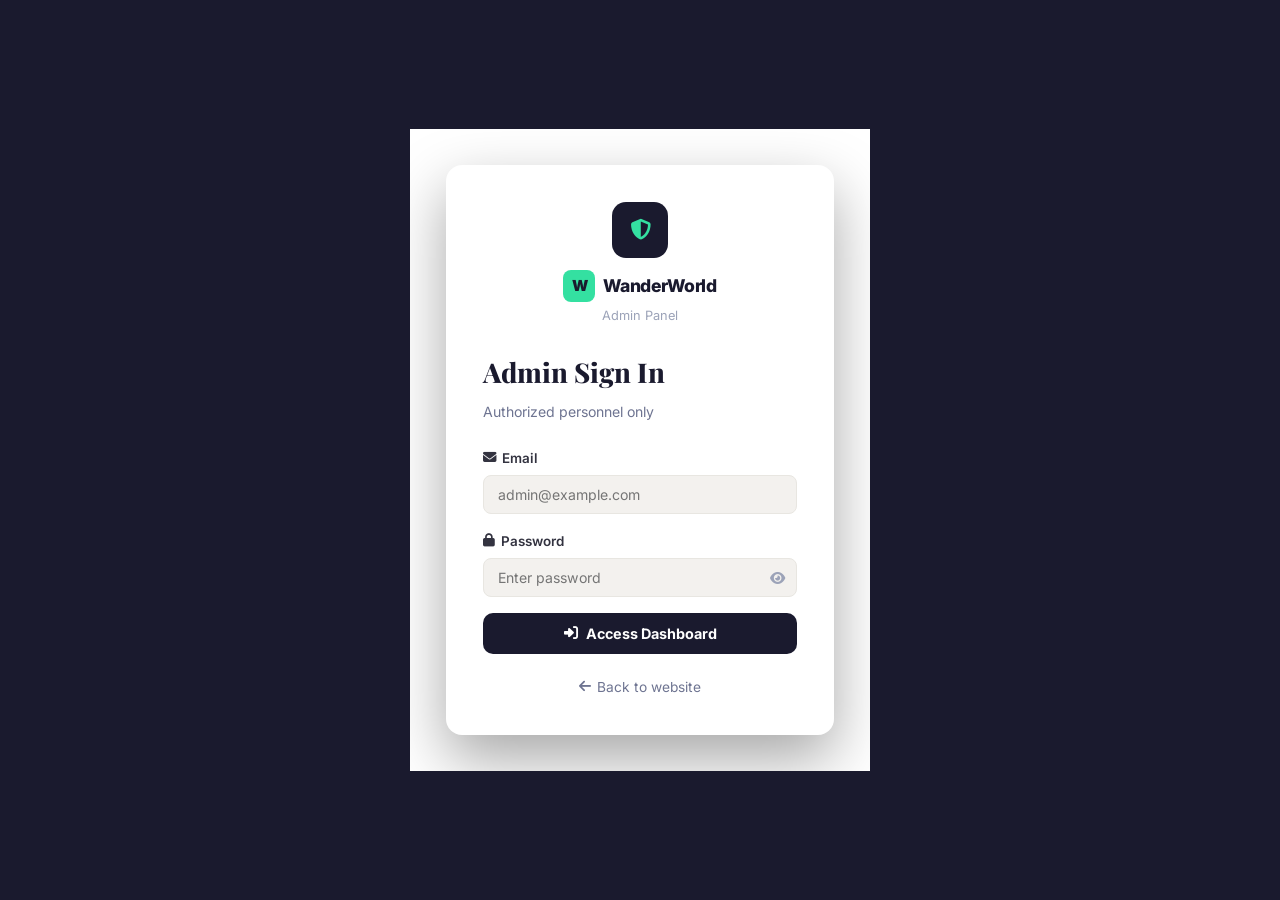
<file: pages/manage-users.html>
<!DOCTYPE html>
<html lang="en">
<head>
  <meta charset="UTF-8" />
  <meta name="viewport" content="width=device-width, initial-scale=1.0" />
  <title>Manage Users – WanderWorld Admin</title>
  <link rel="stylesheet" href="../css/main.css" />
  <link rel="stylesheet" href="../css/portal.css" />
  <link rel="stylesheet" href="../css/admin.css" />
  <link rel="stylesheet" href="../css/animations.css" />
  <link href="https://fonts.googleapis.com/css2?family=Inter:wght@400;500;600;700;800;900&family=Playfair+Display:wght@700;800&display=swap" rel="stylesheet" />
  <link rel="stylesheet" href="https://cdnjs.cloudflare.com/ajax/libs/font-awesome/6.4.0/css/all.min.css" />
</head>
<body class="portal-body admin-portal">

<div class="portal-layout">
  <aside class="sidebar admin-sidebar" id="sidebar">
    <div class="sidebar-header">
      <a href="../index.html" class="logo sidebar-logo"><span class="logo-icon">W</span> WanderWorld</a>
      <button class="sidebar-close" id="sidebarClose"><i class="fas fa-times"></i></button>
    </div>
    <div class="sidebar-user">
      <div class="sidebar-avatar admin-avatar"><i class="fas fa-shield-alt"></i></div>
      <div class="sidebar-user-info">
        <span class="sidebar-username">Administrator</span>
        <span class="sidebar-role admin-role"><i class="fas fa-crown"></i> Admin</span>
      </div>
    </div>
    <nav class="sidebar-nav">
      <a href="admin-dashboard.html" class="sidebar-link"><i class="fas fa-tachometer-alt"></i> Dashboard</a>
      <a href="manage-destinations.html" class="sidebar-link"><i class="fas fa-map-marked-alt"></i> Destinations</a>
      <a href="manage-users.html" class="sidebar-link active"><i class="fas fa-users"></i> Users</a>
      <div class="sidebar-divider"></div>
      <a href="../index.html" class="sidebar-link"><i class="fas fa-external-link-alt"></i> View Site</a>
      <a href="#" class="sidebar-link" onclick="adminLogout()"><i class="fas fa-sign-out-alt"></i> Logout</a>
    </nav>
  </aside>

  <main class="portal-main">
    <div class="portal-topbar admin-topbar">
      <button class="sidebar-toggle" id="sidebarToggle"><i class="fas fa-bars"></i></button>
      <div class="portal-topbar-title">
        <h2><i class="fas fa-users"></i> Manage Users</h2>
        <span>View and manage registered users</span>
      </div>
      <div class="portal-topbar-actions">
        <button class="dark-mode-toggle" id="darkModeToggle"><i class="fas fa-moon"></i></button>
      </div>
    </div>

    <div class="portal-content">
      <div class="admin-table-card">
        <div class="admin-table-header">
          <div class="table-search">
            <i class="fas fa-search"></i>
            <input type="text" id="userSearch" placeholder="Search users..." oninput="searchUsers()" />
          </div>
        </div>

        <div class="alert alert-success" id="userAlert" style="display:none;"></div>

        <div class="table-responsive">
          <table class="admin-table">
            <thead>
              <tr>
                <th>Avatar</th>
                <th>Name</th>
                <th>Email</th>
                <th>Role</th>
                <th>Favorites</th>
                <th>Joined</th>
                <th>Actions</th>
              </tr>
            </thead>
            <tbody id="usersTableBody">
              <!-- Filled by JS -->
            </tbody>
          </table>
        </div>
        <div class="table-footer">
          <span id="userTableCount">0 users</span>
        </div>
      </div>
    </div>
  </main>
</div>

<!-- DELETE USER CONFIRM MODAL -->
<div class="modal-overlay" id="deleteUserModal" style="display:none;">
  <div class="modal modal-sm">
    <div class="modal-header">
      <h3><i class="fas fa-user-times"></i> Confirm Delete</h3>
      <button class="modal-close" onclick="closeDeleteUserModal()"><i class="fas fa-times"></i></button>
    </div>
    <div class="modal-body">
      <p>Are you sure you want to delete user <strong id="deleteUserName"></strong>? This cannot be undone.</p>
      <div class="modal-footer">
        <button class="btn-secondary" onclick="closeDeleteUserModal()">Cancel</button>
        <button class="btn-danger" onclick="confirmDeleteUser()"><i class="fas fa-user-times"></i> Delete User</button>
      </div>
    </div>
  </div>
</div>

<script src="../js/data.js"></script>
<script src="../js/auth.js"></script>
<script src="../js/manage-users.js"></script>
<script src="../js/animations.js"></script>
</body>
</html>
</file>
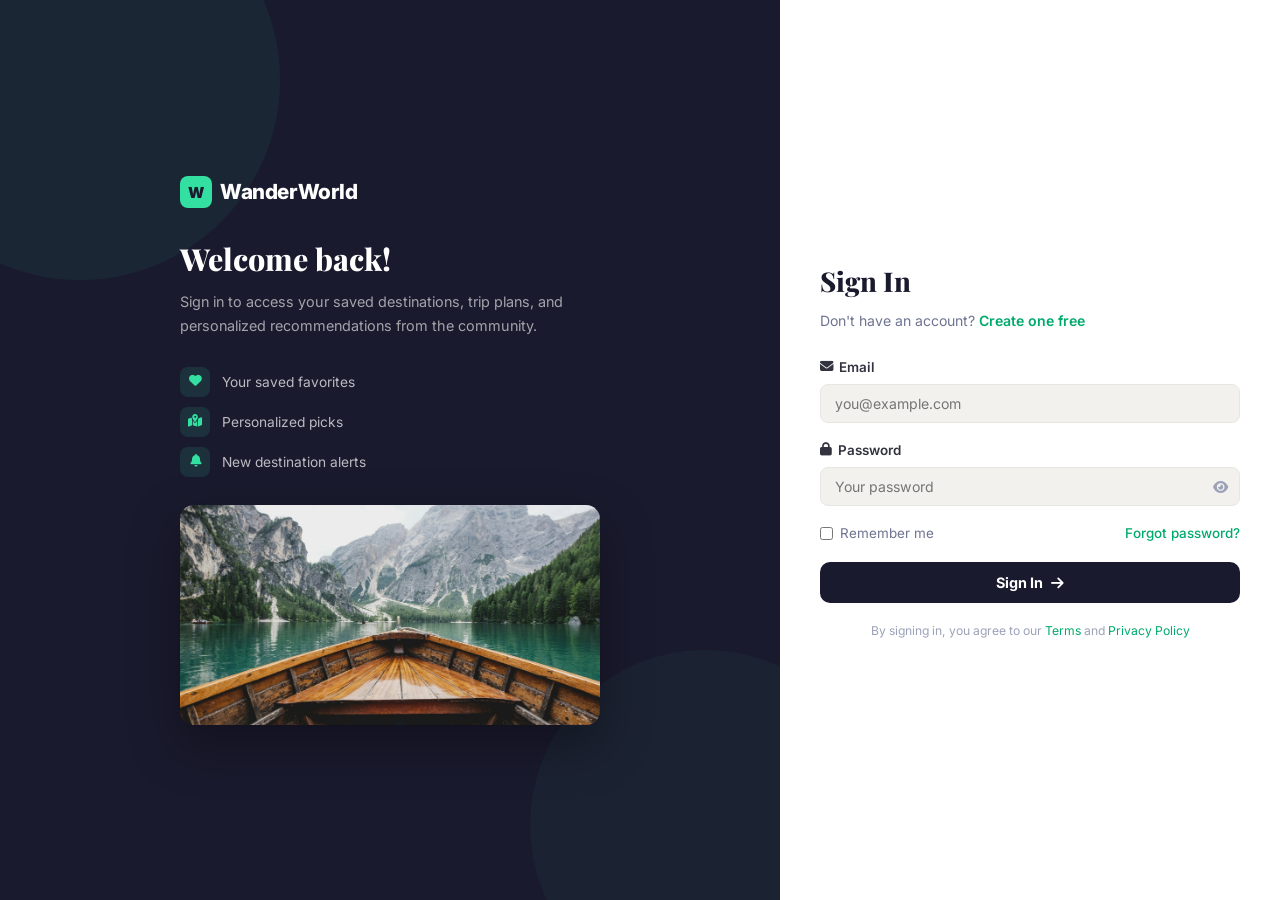
<file: pages/profile.html>
<!DOCTYPE html>
<html lang="en">
<head>
  <meta charset="UTF-8" />
  <meta name="viewport" content="width=device-width, initial-scale=1.0" />
  <title>My Profile – WanderWorld</title>
  <link rel="stylesheet" href="../css/main.css" />
  <link rel="stylesheet" href="../css/portal.css" />
  <link rel="stylesheet" href="../css/animations.css" />
  <link href="https://fonts.googleapis.com/css2?family=Inter:wght@400;500;600;700;800;900&family=Playfair+Display:wght@700;800&display=swap" rel="stylesheet" />
  <link rel="stylesheet" href="https://cdnjs.cloudflare.com/ajax/libs/font-awesome/6.4.0/css/all.min.css" />
</head>
<body class="portal-body">

<div class="portal-layout">
  <aside class="sidebar" id="sidebar">
    <div class="sidebar-header">
      <a href="../index.html" class="logo sidebar-logo"><span class="logo-icon">W</span> WanderWorld</a>
      <button class="sidebar-close" id="sidebarClose"><i class="fas fa-times"></i></button>
    </div>
    <div class="sidebar-user">
      <div class="sidebar-avatar" id="sidebarAvatar">U</div>
      <div class="sidebar-user-info">
        <span class="sidebar-username" id="sidebarUsername">User</span>
        <span class="sidebar-role">Traveler</span>
      </div>
    </div>
    <nav class="sidebar-nav">
      <a href="user-dashboard.html" class="sidebar-link"><i class="fas fa-tachometer-alt"></i> Dashboard</a>
      <a href="favorites.html" class="sidebar-link"><i class="fas fa-heart"></i> My Favorites</a>
      <a href="profile.html" class="sidebar-link active"><i class="fas fa-user-edit"></i> My Profile</a>
      <a href="destinations.html" class="sidebar-link"><i class="fas fa-map-marked-alt"></i> Explore</a>
      <a href="#" class="sidebar-link" onclick="logoutUser()"><i class="fas fa-sign-out-alt"></i> Logout</a>
    </nav>
  </aside>

  <main class="portal-main">
    <div class="portal-topbar">
      <button class="sidebar-toggle" id="sidebarToggle"><i class="fas fa-bars"></i></button>
      <div class="portal-topbar-title">
        <h2><i class="fas fa-user-edit"></i> My Profile</h2>
        <span>Manage your account details</span>
      </div>
      <div class="portal-topbar-actions">
        <button class="dark-mode-toggle" id="darkModeToggle"><i class="fas fa-moon"></i></button>
      </div>
    </div>

    <div class="portal-content">
      <div class="profile-grid">
        <div class="profile-card">
          <div class="profile-avatar-section">
            <div class="profile-avatar-large" id="profileAvatarLarge">U</div>
            <h3 id="profileFullName">User Name</h3>
            <p id="profileEmail" class="profile-email">user@example.com</p>
            <span class="profile-badge"><i class="fas fa-star"></i> Traveler Member</span>
            <p class="profile-since" id="profileSince">Member since 2025</p>
          </div>
          <div class="profile-quick-stats">
            <div class="profile-stat">
              <span class="profile-stat-num" id="profileFavCount">0</span>
              <span class="profile-stat-label">Favorites</span>
            </div>
            <div class="profile-stat">
              <span class="profile-stat-num">6</span>
              <span class="profile-stat-label">Destinations</span>
            </div>
          </div>
        </div>

        <div class="profile-edit-card">
          <div class="tabs">
            <button class="tab-btn active" onclick="switchTab('edit-info')">Edit Info</button>
            <button class="tab-btn" onclick="switchTab('change-password')">Change Password</button>
          </div>

          <div class="tab-content active" id="tab-edit-info">
            <div class="alert alert-success" id="profileSuccess" style="display:none;"></div>
            <div class="alert alert-error" id="profileError" style="display:none;"></div>
            <form id="profileForm" onsubmit="saveProfile(event)">
              <div class="form-row">
                <div class="form-group">
                  <label>First Name</label>
                  <input type="text" id="editFirstName" placeholder="First name" required />
                </div>
                <div class="form-group">
                  <label>Last Name</label>
                  <input type="text" id="editLastName" placeholder="Last name" required />
                </div>
              </div>
              <div class="form-group">
                <label>Email Address</label>
                <input type="email" id="editEmail" placeholder="Email" required />
              </div>
              <div class="form-group">
                <label>Bio / Travel Interests</label>
                <textarea id="editBio" rows="3" placeholder="Tell us about yourself and your travel interests..."></textarea>
              </div>
              <div class="form-group">
                <label>Favorite Travel Style</label>
                <select id="editTravelStyle">
                  <option value="">Select style</option>
                  <option value="adventure">Adventure</option>
                  <option value="relaxation">Relaxation</option>
                  <option value="cultural">Cultural</option>
                  <option value="backpacking">Backpacking</option>
                  <option value="luxury">Luxury</option>
                </select>
              </div>
              <button type="submit" class="btn-primary">Save Changes</button>
            </form>
          </div>

          <div class="tab-content" id="tab-change-password">
            <div class="alert alert-success" id="pwSuccess" style="display:none;"></div>
            <div class="alert alert-error" id="pwError" style="display:none;"></div>
            <form id="passwordForm" onsubmit="changePassword(event)">
              <div class="form-group">
                <label>Current Password</label>
                <input type="password" id="currentPw" placeholder="Current password" required />
              </div>
              <div class="form-group">
                <label>New Password</label>
                <input type="password" id="newPw" placeholder="New password (min 6 chars)" required minlength="6" />
              </div>
              <div class="form-group">
                <label>Confirm New Password</label>
                <input type="password" id="confirmNewPw" placeholder="Confirm new password" required />
              </div>
              <button type="submit" class="btn-primary">Update Password</button>
            </form>
          </div>
        </div>
      </div>
    </div>
  </main>
</div>

<script src="../js/data.js"></script>
<script src="../js/auth.js"></script>
<script src="../js/profile.js"></script>
<script src="../js/animations.js"></script>
</body>
</html>
</file>
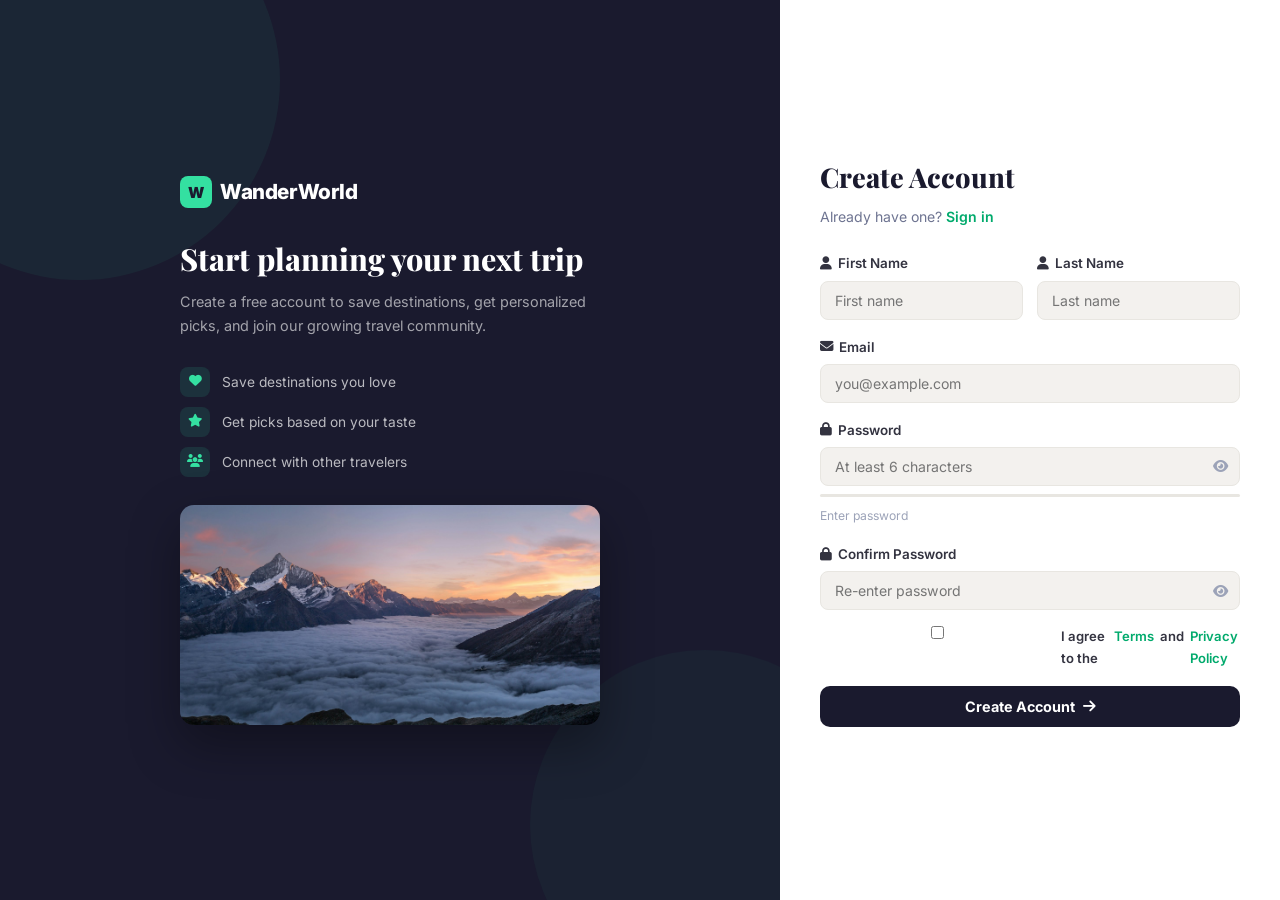
<file: pages/register.html>
<!DOCTYPE html>
<html lang="en">
<head>
  <meta charset="UTF-8" />
  <meta name="viewport" content="width=device-width, initial-scale=1.0" />
  <title>Join WanderWorld – Create Your Account</title>
  <link rel="stylesheet" href="../css/main.css" />
  <link rel="stylesheet" href="../css/auth.css" />
  <link rel="stylesheet" href="../css/animations.css" />
  <link href="https://fonts.googleapis.com/css2?family=Inter:wght@400;500;600;700;800;900&family=Playfair+Display:wght@700;800&display=swap" rel="stylesheet" />
  <link rel="stylesheet" href="https://cdnjs.cloudflare.com/ajax/libs/font-awesome/6.4.0/css/all.min.css" />
</head>
<body class="auth-body">

<div class="auth-wrapper">
  <div class="auth-left">
    <div class="auth-left-content">
      <a href="../index.html" class="logo auth-logo"><span class="logo-icon">W</span> WanderWorld</a>
      <h2>Start planning your next trip</h2>
      <p>Create a free account to save destinations, get personalized picks, and join our growing travel community.</p>
      <div class="auth-features">
        <div class="auth-feature"><i class="fas fa-heart"></i> Save destinations you love</div>
        <div class="auth-feature"><i class="fas fa-star"></i> Get picks based on your taste</div>
        <div class="auth-feature"><i class="fas fa-users"></i> Connect with other travelers</div>
      </div>
      <div class="auth-bg-image">
        <img src="../images/hero-1.jpg" alt="Mountain landscape" />
      </div>
    </div>
  </div>
  <div class="auth-right">
    <div class="auth-card">
      <div class="auth-header">
        <h1>Create Account</h1>
        <p>Already have one? <a href="login.html">Sign in</a></p>
      </div>
      <div class="alert alert-error" id="registerError" style="display:none;"></div>
      <div class="alert alert-success" id="registerSuccess" style="display:none;"></div>
      <form class="auth-form" id="registerForm" onsubmit="handleRegister(event)">
        <div class="form-row">
          <div class="form-group">
            <label for="regFirstName"><i class="fas fa-user"></i> First Name</label>
            <input type="text" id="regFirstName" placeholder="First name" required />
          </div>
          <div class="form-group">
            <label for="regLastName"><i class="fas fa-user"></i> Last Name</label>
            <input type="text" id="regLastName" placeholder="Last name" required />
          </div>
        </div>
        <div class="form-group">
          <label for="regEmail"><i class="fas fa-envelope"></i> Email</label>
          <input type="email" id="regEmail" placeholder="you@example.com" required />
        </div>
        <div class="form-group">
          <label for="regPassword"><i class="fas fa-lock"></i> Password</label>
          <div class="password-input">
            <input type="password" id="regPassword" placeholder="At least 6 characters" required minlength="6" oninput="checkPasswordStrength(this.value)" />
            <button type="button" class="toggle-password" onclick="togglePassword('regPassword', this)">
              <i class="fas fa-eye"></i>
            </button>
          </div>
          <div class="password-strength" id="passwordStrength">
            <div class="strength-bar"><div class="strength-fill" id="strengthFill"></div></div>
            <span id="strengthText">Enter password</span>
          </div>
        </div>
        <div class="form-group">
          <label for="regConfirmPassword"><i class="fas fa-lock"></i> Confirm Password</label>
          <div class="password-input">
            <input type="password" id="regConfirmPassword" placeholder="Re-enter password" required />
            <button type="button" class="toggle-password" onclick="togglePassword('regConfirmPassword', this)">
              <i class="fas fa-eye"></i>
            </button>
          </div>
        </div>
        <div class="form-group">
          <label class="checkbox-label terms-label">
            <input type="checkbox" id="agreeTerms" required />
            I agree to the <a href="#" target="_blank">Terms</a> and <a href="#" target="_blank">Privacy Policy</a>
          </label>
        </div>
        <button type="submit" class="btn-auth" id="registerBtn">
          <span>Create Account</span> <i class="fas fa-arrow-right"></i>
        </button>
      </form>
    </div>
  </div>
</div>

<script src="../js/data.js"></script>
<script src="../js/auth.js"></script>
</body>
</html>
</file>
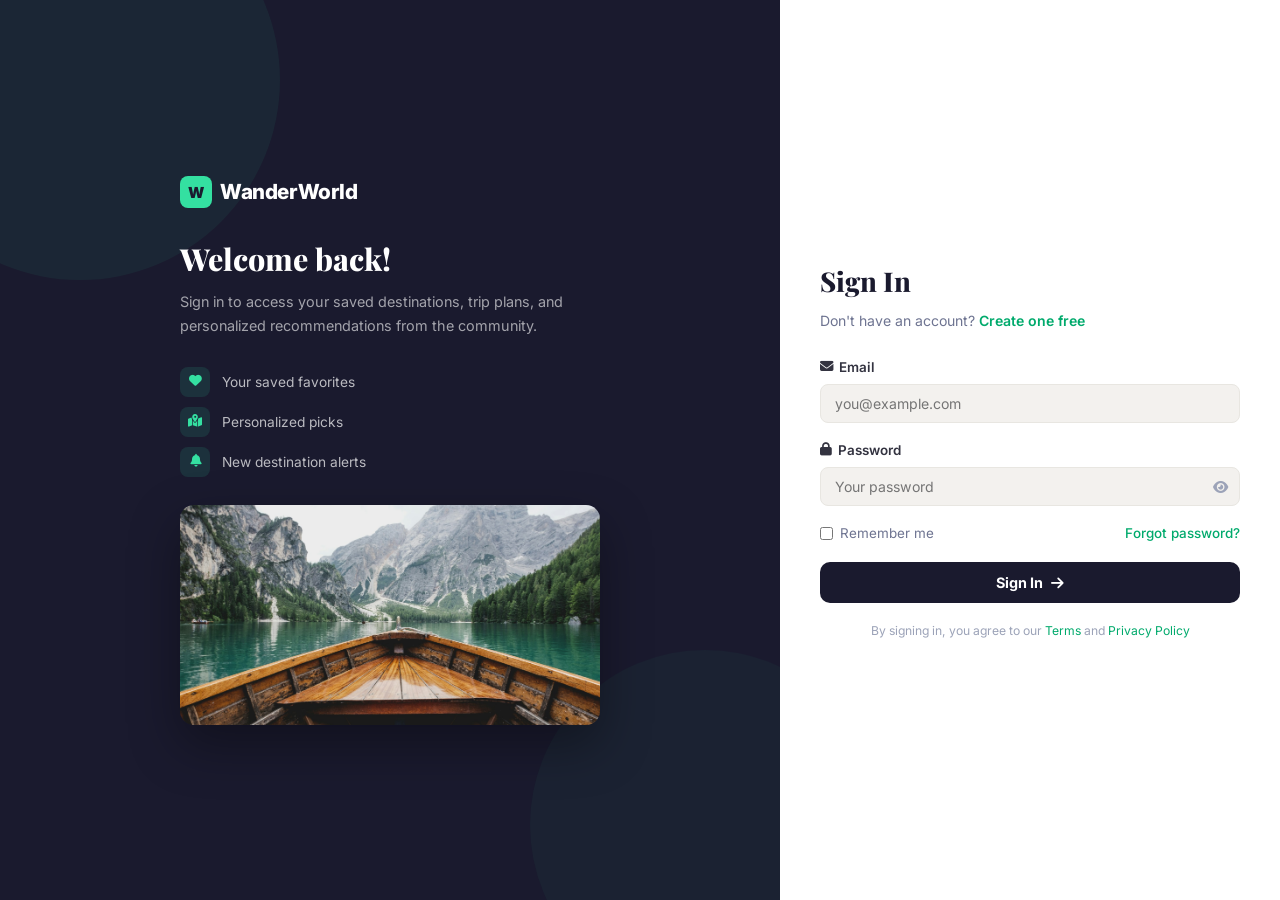
<file: pages/user-dashboard.html>
<!DOCTYPE html>
<html lang="en">
<head>
  <meta charset="UTF-8" />
  <meta name="viewport" content="width=device-width, initial-scale=1.0" />
  <title>My Dashboard – WanderWorld</title>
  <link rel="stylesheet" href="../css/main.css" />
  <link rel="stylesheet" href="../css/portal.css" />
  <link rel="stylesheet" href="../css/animations.css" />
  <link href="https://fonts.googleapis.com/css2?family=Inter:wght@400;500;600;700;800;900&family=Playfair+Display:wght@700;800&display=swap" rel="stylesheet" />
  <link rel="stylesheet" href="https://cdnjs.cloudflare.com/ajax/libs/font-awesome/6.4.0/css/all.min.css" />
</head>
<body class="portal-body">

<div class="portal-layout">
  <aside class="sidebar" id="sidebar">
    <div class="sidebar-header">
      <a href="../index.html" class="logo sidebar-logo"><span class="logo-icon">W</span> WanderWorld</a>
      <button class="sidebar-close" id="sidebarClose"><i class="fas fa-times"></i></button>
    </div>
    <div class="sidebar-user">
      <div class="sidebar-avatar" id="sidebarAvatar">U</div>
      <div class="sidebar-user-info">
        <span class="sidebar-username" id="sidebarUsername">User</span>
        <span class="sidebar-role">Traveler</span>
      </div>
    </div>
    <nav class="sidebar-nav">
      <a href="user-dashboard.html" class="sidebar-link active"><i class="fas fa-tachometer-alt"></i> Dashboard</a>
      <a href="favorites.html" class="sidebar-link"><i class="fas fa-heart"></i> My Favorites</a>
      <a href="profile.html" class="sidebar-link"><i class="fas fa-user-edit"></i> My Profile</a>
      <a href="destinations.html" class="sidebar-link"><i class="fas fa-map-marked-alt"></i> Explore</a>
      <a href="#" class="sidebar-link" onclick="logoutUser()"><i class="fas fa-sign-out-alt"></i> Logout</a>
    </nav>
  </aside>

  <main class="portal-main">
    <div class="portal-topbar">
      <button class="sidebar-toggle" id="sidebarToggle"><i class="fas fa-bars"></i></button>
      <div class="portal-topbar-title">
        <h2>My Dashboard</h2>
        <span id="welcomeMsg">Welcome back!</span>
      </div>
      <div class="portal-topbar-actions">
        <button class="dark-mode-toggle" id="darkModeToggle"><i class="fas fa-moon"></i></button>
        <a href="destinations.html" class="btn-primary btn-sm"><i class="fas fa-compass"></i> Explore</a>
      </div>
    </div>

    <div class="portal-content">
      <div class="stats-row" id="userStats">
        <div class="stat-card">
          <div class="stat-card-icon"><i class="fas fa-heart"></i></div>
          <div class="stat-card-info">
            <span class="stat-card-num" id="favCount">0</span>
            <span class="stat-card-label">Saved Favorites</span>
          </div>
        </div>
        <div class="stat-card">
          <div class="stat-card-icon"><i class="fas fa-map-marker-alt"></i></div>
          <div class="stat-card-info">
            <span class="stat-card-num" id="destCount">0</span>
            <span class="stat-card-label">Destinations Available</span>
          </div>
        </div>
        <div class="stat-card">
          <div class="stat-card-icon"><i class="fas fa-globe"></i></div>
          <div class="stat-card-info">
            <span class="stat-card-num" id="countryCount">0</span>
            <span class="stat-card-label">Countries</span>
          </div>
        </div>
        <div class="stat-card">
          <div class="stat-card-icon"><i class="fas fa-star"></i></div>
          <div class="stat-card-info">
            <span class="stat-card-num">Top</span>
            <span class="stat-card-label">Recommended</span>
          </div>
        </div>
      </div>

      <div class="portal-section">
        <div class="portal-section-header">
          <h3><i class="fas fa-heart"></i> My Saved Destinations</h3>
          <a href="favorites.html" class="btn-text">View All <i class="fas fa-arrow-right"></i></a>
        </div>
        <div class="destination-grid" id="savedDestinations"></div>
        <div class="empty-state" id="noSaved" style="display:none;">
          <i class="fas fa-heart-broken"></i>
          <h4>No saved destinations yet</h4>
          <p>Start exploring and save your favorite places!</p>
          <a href="destinations.html" class="btn-primary">Explore Destinations</a>
        </div>
      </div>

      <div class="portal-section">
        <div class="portal-section-header">
          <h3><i class="fas fa-compass"></i> Recommended For You</h3>
          <a href="destinations.html" class="btn-text">See All <i class="fas fa-arrow-right"></i></a>
        </div>
        <div class="destination-grid" id="recommendedDestinations"></div>
      </div>
    </div>
  </main>
</div>

<script src="../js/data.js"></script>
<script src="../js/auth.js"></script>
<script src="../js/user-portal.js"></script>
<script src="../js/animations.js"></script>
</body>
</html>
</file>
<file: css/main.css>
/* ===========================================
   WANDERWORLD – Main Stylesheet
   Clean, editorial travel design
   =========================================== */

/* --- Design Tokens --- */
:root {
  --green: #34e0a1;
  --green-dark: #00aa6c;
  --black: #1a1a2e;
  --dark: #2d2d3f;
  --text: #333340;
  --text-light: #6e7491;
  --text-muted: #9ca3b8;
  --white: #ffffff;
  --off-white: #faf9f7;
  --warm-gray: #f3f1ee;
  --border: #e8e6e1;
  --border-light: #f0eee9;
  --yellow: #ffc107;
  --red: #ef4444;
  --shadow-xs: 0 1px 2px rgba(0,0,0,.04);
  --shadow-sm: 0 2px 8px rgba(0,0,0,.06);
  --shadow: 0 4px 20px rgba(0,0,0,.08);
  --shadow-lg: 0 8px 40px rgba(0,0,0,.10);
  --shadow-xl: 0 16px 60px rgba(0,0,0,.14);
  --radius: 12px;
  --radius-lg: 16px;
  --radius-xl: 24px;
  --font: 'Inter', -apple-system, BlinkMacSystemFont, sans-serif;
  --font-display: 'Playfair Display', Georgia, serif;
  --transition: all .2s ease;
  --navbar-h: 64px;
}

/* --- Dark Mode --- */
body.dark-mode {
  --text: #e4e4ed;
  --text-light: #a0a3b5;
  --text-muted: #7a7d92;
  --white: #1e1e2f;
  --off-white: #252538;
  --warm-gray: #2a2a42;
  --border: #3a3a55;
  --border-light: #32324a;
  --black: #f0f0f5;
  --dark: #d4d4e0;
  --shadow-sm: 0 2px 8px rgba(0,0,0,.2);
  --shadow: 0 4px 20px rgba(0,0,0,.25);
  --shadow-lg: 0 8px 40px rgba(0,0,0,.3);
}

/* --- Reset & Base --- */
*, *::before, *::after { box-sizing: border-box; margin: 0; padding: 0; }
html { scroll-behavior: smooth; font-size: 16px; }
body {
  font-family: var(--font);
  color: var(--text);
  background: var(--white);
  line-height: 1.65;
  transition: background .3s, color .3s;
  overflow-x: hidden;
  -webkit-font-smoothing: antialiased;
}
a { text-decoration: none; color: inherit; }
img { max-width: 100%; display: block; }
ul { list-style: none; }
button { cursor: pointer; border: none; background: none; font-family: inherit; }
input, select, textarea { font-family: inherit; }

.container { max-width: 1200px; margin: 0 auto; padding: 0 24px; }


/* ===========================================
   NAVBAR – clean, minimal
   =========================================== */
.navbar {
  position: fixed;
  top: 0; left: 0; right: 0;
  height: var(--navbar-h);
  background: transparent;
  z-index: 1000;
  transition: var(--transition);
}
.navbar.scrolled {
  background: var(--white);
  box-shadow: var(--shadow-sm);
  border-bottom: 1px solid var(--border);
}
.nav-container {
  max-width: 1200px;
  margin: 0 auto;
  padding: 0 24px;
  height: 100%;
  display: flex;
  align-items: center;
  justify-content: space-between;
  gap: 24px;
}

/* Logo */
.logo {
  font-size: 1.25rem;
  font-weight: 800;
  color: #fff;
  display: flex;
  align-items: center;
  gap: 8px;
  white-space: nowrap;
  transition: var(--transition);
  letter-spacing: -.02em;
}
.logo-icon {
  width: 32px; height: 32px;
  background: var(--green);
  border-radius: 8px;
  display: inline-flex;
  align-items: center;
  justify-content: center;
  font-weight: 900;
  font-size: .95rem;
  color: var(--black);
}
.navbar.scrolled .logo { color: var(--black); }

/* Nav Links */
.nav-links {
  display: flex;
  align-items: center;
  gap: 4px;
}
.nav-links a {
  color: rgba(255,255,255,.8);
  font-weight: 500;
  font-size: .88rem;
  padding: 8px 14px;
  border-radius: 8px;
  transition: var(--transition);
}
.nav-links a:hover,
.nav-links a.active {
  color: #fff;
  background: rgba(255,255,255,.12);
}
.navbar.scrolled .nav-links a { color: var(--text-light); }
.navbar.scrolled .nav-links a:hover,
.navbar.scrolled .nav-links a.active { color: var(--black); background: var(--warm-gray); }

/* Nav Buttons */
.btn-nav-login {
  color: rgba(255,255,255,.9) !important;
  font-weight: 600 !important;
}
.btn-nav-register {
  background: var(--green) !important;
  color: var(--black) !important;
  border-radius: 8px !important;
  font-weight: 700 !important;
  padding: 8px 18px !important;
}
.btn-nav-register:hover { background: var(--green-dark) !important; color: #fff !important; }
.navbar.scrolled .btn-nav-login { color: var(--text) !important; }
.navbar.scrolled .btn-nav-register { background: var(--green) !important; color: var(--black) !important; }

/* Nav controls */
.nav-controls { display: flex; align-items: center; gap: 6px; }
.dark-mode-toggle {
  width: 36px; height: 36px;
  border-radius: 50%;
  background: rgba(255,255,255,.12);
  color: #fff;
  display: flex; align-items: center; justify-content: center;
  font-size: .85rem;
  transition: var(--transition);
}
.dark-mode-toggle:hover { background: rgba(255,255,255,.25); }
.navbar.scrolled .dark-mode-toggle { background: var(--warm-gray); color: var(--text); }
.hamburger {
  display: none;
  flex-direction: column;
  gap: 5px;
  padding: 8px;
  border-radius: 6px;
  background: rgba(255,255,255,.12);
}
.hamburger span {
  display: block;
  width: 18px; height: 2px;
  background: #fff;
  border-radius: 2px;
  transition: var(--transition);
}
.navbar.scrolled .hamburger { background: var(--warm-gray); }
.navbar.scrolled .hamburger span { background: var(--text); }


/* ===========================================
   HERO SECTION – editorial, bold headline
   =========================================== */
.hero {
  height: 85vh;
  min-height: 560px;
  max-height: 780px;
  position: relative;
  display: flex;
  align-items: center;
  justify-content: center;
  text-align: center;
  overflow: hidden;
  background: linear-gradient(135deg, #1a1a2e 0%, #16213e 40%, #0f3460 70%, #1a1a2e 100%);
}
.hero-slider { position: absolute; inset: 0; }
.hero-slide {
  position: absolute; inset: 0;
  background-size: cover;
  background-position: center;
  background-color: #1a1a2e;
  opacity: 0;
  transition: opacity 1.2s ease;
}
.hero-slide.active { opacity: 1; }
.hero-overlay {
  position: absolute; inset: 0;
  background: linear-gradient(180deg, rgba(0,0,0,.35) 0%, rgba(0,0,0,.55) 100%);
}
.hero-content {
  position: relative;
  z-index: 2;
  max-width: 680px;
  padding: 0 24px;
}
.hero-content h1 {
  font-family: var(--font-display);
  font-size: clamp(2.4rem, 5.5vw, 3.8rem);
  font-weight: 800;
  color: #fff;
  line-height: 1.1;
  margin-bottom: 16px;
  letter-spacing: -.02em;
}
.hero-content p {
  font-size: 1.05rem;
  color: rgba(255,255,255,.78);
  margin-bottom: 32px;
  max-width: 520px;
  margin-left: auto;
  margin-right: auto;
  line-height: 1.6;
}

/* Search Box */
.hero-search { margin-bottom: 0; }
.search-box {
  display: flex;
  align-items: center;
  background: var(--white);
  border-radius: 999px;
  padding: 6px 6px 6px 20px;
  box-shadow: var(--shadow-xl);
  max-width: 520px;
  margin: 0 auto;
  gap: 10px;
}
.search-box i { color: var(--text-muted); font-size: .9rem; flex-shrink: 0; }
.search-box input {
  flex: 1;
  border: none;
  outline: none;
  font-size: .9rem;
  color: var(--text);
  background: transparent;
  min-width: 0;
}
.search-box button {
  background: var(--green);
  color: var(--black);
  padding: 10px 22px;
  border-radius: 999px;
  font-weight: 700;
  font-size: .85rem;
  transition: var(--transition);
  white-space: nowrap;
  flex-shrink: 0;
}
.search-box button:hover { background: var(--green-dark); color: #fff; }

/* Scroll indicator */
.hero-scroll-indicator {
  position: absolute;
  bottom: 28px;
  left: 50%;
  transform: translateX(-50%);
  color: rgba(255,255,255,.5);
  font-size: 1rem;
  z-index: 2;
  animation: float 2.5s ease-in-out infinite;
}
@keyframes float {
  0%,100% { transform: translateX(-50%) translateY(0); }
  50% { transform: translateX(-50%) translateY(8px); }
}

/* Slider dots */
.slider-dots {
  position: absolute;
  bottom: 60px;
  left: 50%;
  transform: translateX(-50%);
  display: flex;
  gap: 6px;
  z-index: 2;
}
.slider-dot {
  width: 8px; height: 8px;
  border-radius: 999px;
  background: rgba(255,255,255,.35);
  cursor: pointer;
  transition: var(--transition);
}
.slider-dot.active { background: #fff; width: 24px; }


/* ===========================================
   CATEGORY TABS – horizontal pills
   =========================================== */
.categories-section {
  padding: 0;
  background: var(--white);
  border-bottom: 1px solid var(--border);
  position: sticky;
  top: var(--navbar-h);
  z-index: 100;
}
.category-tabs {
  display: flex;
  gap: 4px;
  padding: 12px 0;
  overflow-x: auto;
  -webkit-overflow-scrolling: touch;
  scrollbar-width: none;
}
.category-tabs::-webkit-scrollbar { display: none; }
.category-tab {
  display: flex;
  align-items: center;
  gap: 6px;
  padding: 10px 20px;
  border-radius: 999px;
  font-size: .85rem;
  font-weight: 600;
  color: var(--text-light);
  white-space: nowrap;
  transition: var(--transition);
  border: 1.5px solid transparent;
}
.category-tab:hover {
  background: var(--warm-gray);
  color: var(--text);
  border-color: var(--border);
}
.category-tab i {
  font-size: .85rem;
}


/* ===========================================
   SECTION HEADERS – left aligned, editorial
   =========================================== */
.section-header-left {
  margin-bottom: 36px;
}
.section-header-left h2 {
  font-family: var(--font-display);
  font-size: clamp(1.5rem, 3vw, 2.2rem);
  font-weight: 800;
  color: var(--black);
  margin-bottom: 8px;
  letter-spacing: -.02em;
}
.section-header-left p {
  color: var(--text-light);
  font-size: .95rem;
  max-width: 520px;
}

/* Also keep .section-header centered for other pages */
.section-header { text-align: center; margin-bottom: 48px; }
.section-tag {
  display: inline-block;
  background: rgba(52,224,161,.12);
  color: var(--green-dark);
  padding: 5px 14px;
  border-radius: 999px;
  font-size: .78rem;
  font-weight: 700;
  letter-spacing: .05em;
  text-transform: uppercase;
  margin-bottom: 12px;
}
.section-header h2 {
  font-family: var(--font-display);
  font-size: clamp(1.5rem, 3vw, 2.2rem);
  font-weight: 800;
  color: var(--black);
  margin-bottom: 10px;
  letter-spacing: -.02em;
}
.section-header p {
  color: var(--text-light);
  font-size: .95rem;
  max-width: 500px;
  margin: 0 auto;
}


/* ===========================================
   DESTINATION CARDS
   =========================================== */
.featured-section { padding: 64px 0 80px; background: var(--off-white); }
.destination-grid {
  display: grid;
  grid-template-columns: repeat(auto-fill, minmax(300px, 1fr));
  gap: 24px;
}
.dest-card {
  background: var(--white);
  border-radius: var(--radius-lg);
  overflow: hidden;
  box-shadow: var(--shadow-sm);
  border: 1px solid var(--border);
  transition: var(--transition);
  position: relative;
}
.dest-card:hover {
  transform: translateY(-4px);
  box-shadow: var(--shadow-lg);
}
.dest-card-img-wrap {
  position: relative;
  height: 200px;
  overflow: hidden;
  background: linear-gradient(135deg, #e8e6e1 0%, #f3f1ee 50%, #e8e6e1 100%);
}
.dest-card-img-wrap img {
  width: 100%; height: 100%;
  object-fit: cover;
  transition: transform .5s ease;
}
.dest-card:hover .dest-card-img-wrap img { transform: scale(1.05); }
.dest-card-category {
  position: absolute;
  top: 12px; left: 12px;
  background: var(--white);
  color: var(--text);
  padding: 4px 10px;
  border-radius: 6px;
  font-size: .72rem;
  font-weight: 700;
  text-transform: uppercase;
  letter-spacing: .04em;
  box-shadow: var(--shadow-xs);
}
.dest-card-fav {
  position: absolute;
  top: 12px; right: 12px;
  width: 34px; height: 34px;
  background: var(--white);
  border-radius: 50%;
  display: flex;
  align-items: center;
  justify-content: center;
  font-size: .85rem;
  color: var(--text-muted);
  box-shadow: var(--shadow-xs);
  cursor: pointer;
  transition: var(--transition);
  border: none;
}
.dest-card-fav:hover, .dest-card-fav.active { color: var(--red); }
.dest-card-body { padding: 16px 18px 18px; }
.dest-card-rating {
  display: flex;
  align-items: center;
  gap: 4px;
  margin-bottom: 6px;
}
.stars { color: var(--yellow); font-size: .8rem; }
.rating-num { font-size: .82rem; font-weight: 700; color: var(--text); margin-left: 2px; }
.dest-card-body h3 {
  font-size: 1.05rem;
  font-weight: 700;
  color: var(--black);
  margin-bottom: 3px;
}
.dest-card-location {
  display: flex;
  align-items: center;
  gap: 4px;
  color: var(--text-muted);
  font-size: .8rem;
  margin-bottom: 8px;
}
.dest-card-location i { color: var(--green-dark); font-size: .7rem; }
.dest-card-desc {
  font-size: .85rem;
  color: var(--text-light);
  line-height: 1.55;
  margin-bottom: 14px;
  display: -webkit-box;
  -webkit-line-clamp: 2;
  line-clamp: 2;
  -webkit-box-orient: vertical;
  overflow: hidden;
}
.dest-card-actions { display: flex; gap: 8px; }
.btn-view-details {
  flex: 1;
  text-align: center;
  padding: 9px;
  background: var(--black);
  color: var(--white);
  border-radius: 8px;
  font-weight: 600;
  font-size: .82rem;
  transition: var(--transition);
}
.btn-view-details:hover { background: var(--green-dark); color: #fff; }

/* See all link */
.see-all-wrap { margin-top: 36px; text-align: center; }
.btn-see-all {
  display: inline-flex;
  align-items: center;
  gap: 8px;
  color: var(--green-dark);
  font-weight: 700;
  font-size: .9rem;
  transition: var(--transition);
}
.btn-see-all:hover { gap: 12px; color: var(--black); }
.btn-see-all i { font-size: .8rem; transition: var(--transition); }


/* ===========================================
   BUTTONS
   =========================================== */
.btn-primary {
  display: inline-flex;
  align-items: center;
  gap: 8px;
  background: var(--green);
  color: var(--black);
  padding: 12px 28px;
  border-radius: 10px;
  font-weight: 700;
  font-size: .9rem;
  transition: var(--transition);
  border: none;
  cursor: pointer;
}
.btn-primary:hover { background: var(--green-dark); color: #fff; transform: translateY(-1px); box-shadow: var(--shadow); }
.btn-outline {
  display: inline-flex;
  align-items: center;
  gap: 8px;
  background: transparent;
  color: #fff;
  padding: 12px 28px;
  border-radius: 10px;
  font-weight: 600;
  font-size: .9rem;
  transition: var(--transition);
  border: 2px solid rgba(255,255,255,.4);
  cursor: pointer;
}
.btn-outline:hover { border-color: #fff; background: rgba(255,255,255,.1); }
.btn-secondary {
  display: inline-flex;
  align-items: center;
  gap: 8px;
  background: var(--warm-gray);
  color: var(--text);
  padding: 12px 28px;
  border-radius: 10px;
  font-weight: 600;
  font-size: .9rem;
  transition: var(--transition);
  border: 1px solid var(--border);
  cursor: pointer;
}
.btn-secondary:hover { background: var(--border); }
.btn-secondary-outline {
  display: inline-flex;
  align-items: center;
  gap: 8px;
  background: transparent;
  color: #fff;
  padding: 12px 28px;
  border-radius: 10px;
  font-weight: 600;
  font-size: .9rem;
  transition: var(--transition);
  border: 2px solid rgba(255,255,255,.4);
  cursor: pointer;
}
.btn-secondary-outline:hover { border-color: #fff; background: rgba(255,255,255,.1); }
.btn-danger {
  display: inline-flex;
  align-items: center;
  gap: 8px;
  background: var(--red);
  color: #fff;
  padding: 10px 20px;
  border-radius: 8px;
  font-weight: 600;
  font-size: .85rem;
  transition: var(--transition);
  border: none;
  cursor: pointer;
}
.btn-danger:hover { background: #dc2626; }
.btn-sm { padding: 8px 16px !important; font-size: .82rem !important; }
.btn-text {
  display: inline-flex;
  align-items: center;
  gap: 6px;
  color: var(--green-dark);
  font-weight: 600;
  font-size: .88rem;
  transition: var(--transition);
}
.btn-text:hover { gap: 10px; }
.text-center { text-align: center; }
.mt-40 { margin-top: 40px; }


/* ===========================================
   WHY SECTION (was Features)
   =========================================== */
.why-section { padding: 80px 0; background: var(--white); }
.why-grid {
  display: grid;
  grid-template-columns: repeat(4, 1fr);
  gap: 24px;
}
.why-card {
  padding: 28px 24px;
  border-radius: var(--radius-lg);
  border: 1px solid var(--border);
  transition: var(--transition);
  background: var(--white);
}
.why-card:hover {
  border-color: var(--green);
  box-shadow: var(--shadow);
}
.why-number {
  font-size: 2rem;
  font-weight: 900;
  color: var(--green);
  margin-bottom: 12px;
  font-family: var(--font-display);
}
.why-card h3 {
  font-size: .95rem;
  font-weight: 700;
  color: var(--black);
  margin-bottom: 8px;
}
.why-card p {
  font-size: .85rem;
  color: var(--text-light);
  line-height: 1.6;
}

/* Keep .features-section & .features-grid for other pages using it */
.features-section { padding: 80px 0; background: var(--off-white); }
.features-grid {
  display: grid;
  grid-template-columns: repeat(4, 1fr);
  gap: 24px;
}
.feature-card {
  background: var(--white);
  border-radius: var(--radius-lg);
  padding: 28px 24px;
  text-align: center;
  box-shadow: var(--shadow-xs);
  border: 1px solid var(--border);
  transition: var(--transition);
}
.feature-card:hover { transform: translateY(-4px); box-shadow: var(--shadow); border-color: var(--green); }
.feature-icon {
  width: 56px; height: 56px;
  background: rgba(52,224,161,.12);
  border-radius: 14px;
  display: flex;
  align-items: center;
  justify-content: center;
  font-size: 1.3rem;
  color: var(--green-dark);
  margin: 0 auto 16px;
}
.feature-card h3 { font-size: .95rem; font-weight: 700; margin-bottom: 8px; }
.feature-card p { font-size: .85rem; color: var(--text-light); line-height: 1.6; }


/* ===========================================
   CTA SECTION
   =========================================== */
.cta-section {
  padding: 80px 0;
  background: var(--black);
  position: relative;
  overflow: hidden;
}
.cta-section::before {
  content: '';
  position: absolute;
  top: -200px; right: -200px;
  width: 500px; height: 500px;
  border-radius: 50%;
  background: rgba(52,224,161,.08);
}
.cta-section::after {
  content: '';
  position: absolute;
  bottom: -150px; left: -150px;
  width: 400px; height: 400px;
  border-radius: 50%;
  background: rgba(52,224,161,.06);
}
.cta-content {
  position: relative;
  text-align: center;
  z-index: 1;
}
.cta-content h2 {
  font-family: var(--font-display);
  font-size: 2rem;
  font-weight: 800;
  color: #fff;
  margin-bottom: 10px;
}
.cta-content p { color: rgba(255,255,255,.65); font-size: .95rem; margin-bottom: 28px; }
.cta-actions { display: flex; gap: 14px; justify-content: center; flex-wrap: wrap; }


/* ===========================================
   ABOUT SECTION
   =========================================== */
.about-section { padding: 80px 0; background: var(--off-white); }
.about-grid {
  display: grid;
  grid-template-columns: 1fr 1fr;
  gap: 56px;
  align-items: center;
}
.about-image-grid { position: relative; }
.about-img-main {
  width: 100%;
  border-radius: var(--radius-xl);
  box-shadow: var(--shadow-lg);
  aspect-ratio: 4/3;
  object-fit: cover;
}
.about-img-secondary {
  position: absolute;
  bottom: -20px;
  right: -20px;
  width: 45%;
  border-radius: var(--radius-lg);
  box-shadow: var(--shadow-lg);
  border: 4px solid var(--off-white);
  aspect-ratio: 4/3;
  object-fit: cover;
}
.about-content h2 {
  font-family: var(--font-display);
  font-size: 1.8rem;
  font-weight: 800;
  color: var(--black);
  margin-bottom: 16px;
  letter-spacing: -.02em;
}
.about-content p {
  color: var(--text-light);
  margin-bottom: 14px;
  line-height: 1.7;
  font-size: .92rem;
}
.about-list {
  margin-top: 20px;
  display: flex;
  flex-direction: column;
  gap: 10px;
}
.about-list li {
  display: flex;
  align-items: center;
  gap: 10px;
  font-size: .88rem;
  font-weight: 500;
  color: var(--text);
}
.about-list li i { color: var(--green-dark); font-size: .8rem; }

/* Keep old about-features for other pages */
.about-features { display: grid; grid-template-columns: 1fr 1fr; gap: 10px; margin-top: 24px; }
.about-feature {
  display: flex;
  align-items: center;
  gap: 8px;
  font-size: .88rem;
  font-weight: 500;
  color: var(--text);
}
.about-feature i { color: var(--green-dark); font-size: .85rem; }


/* ===========================================
   PAGE HERO (for sub-pages)
   =========================================== */
.page-hero {
  min-height: 260px;
  background-size: cover;
  background-position: center;
  position: relative;
  display: flex;
  align-items: center;
  justify-content: center;
  text-align: center;
  padding-top: var(--navbar-h);
}
.page-hero-overlay {
  position: absolute; inset: 0;
  background: linear-gradient(180deg, rgba(0,0,0,.4), rgba(0,0,0,.6));
}
.page-hero-content {
  position: relative;
  z-index: 2;
  color: #fff;
}
.page-hero-content h1 {
  font-family: var(--font-display);
  font-size: 2.2rem;
  font-weight: 800;
  margin-bottom: 6px;
}
.page-hero-content p { color: rgba(255,255,255,.75); font-size: 1rem; }


/* ===========================================
   DESTINATIONS PAGE FILTER BAR
   =========================================== */
.destinations-page { padding: 40px 0 80px; }
.filter-bar {
  display: flex;
  gap: 14px;
  align-items: center;
  flex-wrap: wrap;
  background: var(--white);
  padding: 16px 20px;
  border-radius: var(--radius-lg);
  box-shadow: var(--shadow-xs);
  border: 1px solid var(--border);
  margin-bottom: 28px;
}
.search-filter {
  flex: 1;
  min-width: 200px;
  display: flex;
  align-items: center;
  gap: 10px;
  background: var(--warm-gray);
  border: 1px solid var(--border);
  border-radius: 10px;
  padding: 10px 14px;
}
.search-filter i { color: var(--text-muted); }
.search-filter input { flex: 1; border: none; outline: none; background: transparent; color: var(--text); font-size: .88rem; }
.filter-controls { display: flex; gap: 10px; flex-wrap: wrap; }
.filter-controls select, select {
  padding: 10px 14px;
  border: 1px solid var(--border);
  border-radius: 10px;
  background: var(--warm-gray);
  color: var(--text);
  font-size: .85rem;
  font-family: inherit;
  outline: none;
  cursor: pointer;
  transition: var(--transition);
}
.filter-controls select:focus { border-color: var(--green-dark); }
.results-info { color: var(--text-muted); font-size: .85rem; margin-bottom: 14px; }
.no-results { text-align: center; padding: 64px 24px; }
.no-results i { font-size: 2.5rem; color: var(--text-muted); margin-bottom: 14px; }
.no-results h3 { font-size: 1.1rem; color: var(--text-light); margin-bottom: 6px; }
.no-results p { color: var(--text-muted); margin-bottom: 20px; }


/* ===========================================
   DESTINATION DETAIL PAGE
   =========================================== */
.detail-hero {
  height: 55vh;
  min-height: 380px;
  background-size: cover;
  background-position: center;
  position: relative;
  padding-top: var(--navbar-h);
  display: flex;
  align-items: flex-end;
}
.detail-hero-overlay {
  position: absolute; inset: 0;
  background: linear-gradient(to top, rgba(0,0,0,.8) 0%, rgba(0,0,0,.15) 60%);
}
.detail-hero-content {
  position: relative;
  z-index: 2;
  color: #fff;
  padding: 36px 24px;
  max-width: 1200px;
  width: 100%;
  margin: 0 auto;
}
.detail-breadcrumb { font-size: .82rem; color: rgba(255,255,255,.65); margin-bottom: 8px; }
.detail-breadcrumb a { color: rgba(255,255,255,.65); }
.detail-breadcrumb a:hover { color: #fff; }
.detail-hero-content h1 { font-family: var(--font-display); font-size: 2.2rem; font-weight: 800; margin-bottom: 10px; }
.detail-meta { display: flex; gap: 18px; flex-wrap: wrap; align-items: center; }
.detail-meta-item { display: flex; align-items: center; gap: 5px; font-size: .88rem; color: rgba(255,255,255,.82); }
.detail-meta-item i { color: var(--yellow); }
.detail-rating-badge {
  display: flex;
  align-items: center;
  gap: 5px;
  background: rgba(255,255,255,.12);
  color: var(--yellow);
  padding: 5px 12px;
  border-radius: 6px;
  font-weight: 700;
  font-size: .85rem;
}

.detail-content { padding: 40px 0 80px; }
.detail-grid {
  display: grid;
  grid-template-columns: 1fr 360px;
  gap: 36px;
}
.detail-main h2 { font-size: 1.3rem; font-weight: 700; margin-bottom: 14px; display: flex; align-items: center; gap: 8px; }
.detail-main h2 i { color: var(--green-dark); }
.detail-main p { color: var(--text-light); line-height: 1.8; margin-bottom: 20px; font-size: .92rem; }
.highlights-grid { display: grid; grid-template-columns: repeat(2, 1fr); gap: 8px; margin-bottom: 28px; }
.highlight-item {
  display: flex;
  align-items: center;
  gap: 10px;
  padding: 10px 14px;
  background: var(--warm-gray);
  border-radius: 8px;
  border: 1px solid var(--border);
  font-size: .85rem;
  font-weight: 500;
}
.highlight-item i { color: var(--green-dark); }

.detail-info-card {
  background: var(--white);
  border-radius: var(--radius-lg);
  padding: 22px;
  box-shadow: var(--shadow-sm);
  border: 1px solid var(--border);
  margin-bottom: 18px;
}
.detail-info-card h3 { font-size: 1rem; font-weight: 700; margin-bottom: 14px; }
.info-row {
  display: flex;
  align-items: center;
  gap: 12px;
  padding: 10px 0;
  border-bottom: 1px solid var(--border-light);
}
.info-row:last-child { border-bottom: none; padding-bottom: 0; }
.info-row-icon {
  width: 34px; height: 34px;
  background: rgba(52,224,161,.1);
  border-radius: 8px;
  display: flex; align-items: center; justify-content: center;
  color: var(--green-dark);
  font-size: .85rem;
  flex-shrink: 0;
}
.info-row-text span:first-child { display: block; font-size: .72rem; color: var(--text-muted); font-weight: 500; text-transform: uppercase; letter-spacing: .03em; }
.info-row-text span:last-child { display: block; font-size: .88rem; font-weight: 600; color: var(--text); }

.detail-actions { display: flex; flex-direction: column; gap: 8px; }
.btn-fav-detail {
  display: flex;
  align-items: center;
  justify-content: center;
  gap: 8px;
  padding: 11px;
  border-radius: 8px;
  font-weight: 600;
  font-size: .88rem;
  border: 1.5px solid var(--border);
  background: var(--white);
  color: var(--text);
  transition: var(--transition);
  cursor: pointer;
}
.btn-fav-detail:hover, .btn-fav-detail.active { border-color: var(--red); color: var(--red); background: #fff5f5; }
.btn-fav-detail.active i { animation: heartbeat .3s ease; }
@keyframes heartbeat {
  0% { transform: scale(1); }
  50% { transform: scale(1.25); }
  100% { transform: scale(1); }
}


/* ===========================================
   FOOTER
   =========================================== */
.footer { background: var(--black); color: var(--text-muted); padding: 56px 0 0; }
body.dark-mode .footer { background: #0d0d1a; }
.footer-grid {
  display: grid;
  grid-template-columns: 1.8fr 1fr 1fr 1fr;
  gap: 40px;
  margin-bottom: 40px;
}
.footer-brand .logo { color: #fff; margin-bottom: 14px; font-size: 1.15rem; }
.footer-brand .logo-icon { background: var(--green); }
.footer-brand p { font-size: .84rem; line-height: 1.7; max-width: 280px; color: rgba(255,255,255,.45); }
.social-links { display: flex; gap: 8px; margin-top: 18px; }
.social-links a {
  width: 34px; height: 34px;
  background: rgba(255,255,255,.08);
  border-radius: 8px;
  display: flex;
  align-items: center;
  justify-content: center;
  font-size: .8rem;
  color: rgba(255,255,255,.45);
  transition: var(--transition);
}
.social-links a:hover { background: var(--green); color: var(--black); }
.footer-links h4 { font-size: .88rem; font-weight: 700; color: #fff; margin-bottom: 16px; }
.footer-links ul { display: flex; flex-direction: column; gap: 9px; }
.footer-links a { font-size: .84rem; color: rgba(255,255,255,.45); transition: var(--transition); }
.footer-links a:hover { color: var(--green); }
.footer-bottom {
  border-top: 1px solid rgba(255,255,255,.08);
  padding: 18px 0;
  text-align: center;
  font-size: .8rem;
  color: rgba(255,255,255,.3);
}


/* ===========================================
   ALERTS & FORMS
   =========================================== */
.alert {
  padding: 12px 16px;
  border-radius: 8px;
  font-size: .86rem;
  font-weight: 500;
  margin-bottom: 14px;
  display: flex;
  align-items: flex-start;
  gap: 10px;
}
.alert-error { background: #fef2f2; color: #dc2626; border: 1px solid #fecaca; }
.alert-success { background: #f0fdf4; color: #16a34a; border: 1px solid #bbf7d0; }
.alert-info { background: #f0fdfa; color: var(--green-dark); border: 1px solid #99f6e4; }

.form-group { margin-bottom: 16px; }
.form-group label {
  display: flex;
  align-items: center;
  gap: 6px;
  font-size: .84rem;
  font-weight: 600;
  color: var(--text);
  margin-bottom: 6px;
}
.form-group input, .form-group select, .form-group textarea {
  width: 100%;
  padding: 10px 14px;
  border: 1px solid var(--border);
  border-radius: 8px;
  font-family: inherit;
  font-size: .88rem;
  color: var(--text);
  background: var(--warm-gray);
  outline: none;
  transition: var(--transition);
}
.form-group input:focus, .form-group select:focus, .form-group textarea:focus {
  border-color: var(--green-dark);
  background: var(--white);
  box-shadow: 0 0 0 3px rgba(0,170,108,.08);
}
.form-row { display: grid; grid-template-columns: 1fr 1fr; gap: 14px; }


/* ===========================================
   TOAST NOTIFICATION
   =========================================== */
.toast {
  position: fixed;
  bottom: 20px;
  right: 20px;
  background: var(--black);
  color: #fff;
  padding: 12px 18px;
  border-radius: 10px;
  box-shadow: var(--shadow-xl);
  display: flex;
  align-items: center;
  gap: 10px;
  font-size: .87rem;
  font-weight: 500;
  z-index: 9999;
  transform: translateY(100px);
  opacity: 0;
  transition: all .3s cubic-bezier(.34,1.56,.64,1);
  max-width: 340px;
}
.toast.show { transform: translateY(0); opacity: 1; }
.toast.toast-success { background: var(--green-dark); }
.toast.toast-error { background: var(--red); }
.toast.toast-info { background: var(--black); }

/* Spinner */
.spinner {
  display: inline-block;
  width: 16px; height: 16px;
  border: 2px solid rgba(255,255,255,.3);
  border-top-color: #fff;
  border-radius: 50%;
  animation: spin .6s linear infinite;
}
@keyframes spin { to { transform: rotate(360deg); } }


/* ===========================================
   CATEGORIES GRID (kept for destinations page)
   =========================================== */
.categories-grid {
  display: grid;
  grid-template-columns: repeat(6, 1fr);
  gap: 14px;
}
.category-card {
  background: var(--white);
  border-radius: var(--radius);
  padding: 22px 14px;
  text-align: center;
  box-shadow: var(--shadow-xs);
  border: 1px solid var(--border);
  transition: var(--transition);
  color: var(--text);
  display: flex;
  flex-direction: column;
  align-items: center;
  gap: 6px;
}
.category-card:hover {
  transform: translateY(-3px);
  box-shadow: var(--shadow);
  border-color: var(--green);
}
.category-icon {
  width: 48px; height: 48px;
  background: rgba(52,224,161,.1);
  border-radius: 12px;
  display: flex;
  align-items: center;
  justify-content: center;
  font-size: 1.2rem;
  color: var(--green-dark);
  margin-bottom: 2px;
}
.category-card h3 { font-size: .88rem; font-weight: 700; }
.category-card span { font-size: .75rem; color: var(--text-muted); }
</file>
<file: css/animations.css>
/* ===========================================
   ANIMATIONS – WanderWorld
   ONLY hover effects & transitions
   NO opacity:0, NO entrance animations
   Page is always 100% visible
   =========================================== */

/* --- Navbar transition --- */
.navbar {
  transition: background .35s ease, box-shadow .35s ease, border-color .35s ease;
}

/* --- Card hover --- */
.dest-card {
  transition: transform .3s ease, box-shadow .3s ease;
}
.dest-card:hover {
  transform: translateY(-6px);
  box-shadow: 0 12px 40px rgba(0,0,0,.12);
}

/* Image zoom on card hover */
.dest-card-img-wrap img {
  transition: transform .5s ease;
}
.dest-card:hover .dest-card-img-wrap img {
  transform: scale(1.06);
}

/* Favorite button */
.dest-card-fav {
  transition: transform .2s ease, color .2s ease, background .2s ease;
}
.dest-card-fav:hover {
  transform: scale(1.15);
}

/* --- Category tab hover --- */
.category-tab {
  transition: background .2s ease, color .2s ease, border-color .2s ease, transform .2s ease;
}
.category-tab:hover {
  transform: translateY(-2px);
}

/* --- Button interactions --- */
.btn-primary,
.btn-auth,
.btn-view-details,
.btn-see-all,
.btn-outline,
.btn-secondary {
  transition: all .25s ease;
}
.btn-primary:active,
.btn-auth:active,
.btn-view-details:active {
  transform: scale(.96);
}

/* Button shimmer on hover */
.btn-view-details {
  position: relative;
  overflow: hidden;
}
.btn-view-details::after {
  content: '';
  position: absolute;
  top: 0; left: -100%;
  width: 100%; height: 100%;
  background: linear-gradient(90deg, transparent, rgba(255,255,255,.15), transparent);
  transition: left .5s ease;
}
.btn-view-details:hover::after {
  left: 100%;
}

/* --- Why section hover --- */
.why-number {
  transition: transform .3s ease;
}
.why-card:hover .why-number {
  transform: scale(1.15);
}
.why-card {
  transition: border-color .25s ease, box-shadow .25s ease, transform .25s ease;
}
.why-card:hover {
  transform: translateY(-4px);
}

/* --- Footer social hover --- */
.social-links a {
  transition: background .2s ease, color .2s ease, transform .25s ease;
}
.social-links a:hover {
  transform: translateY(-3px) scale(1.1);
}

/* --- Search box focus --- */
.search-box {
  transition: box-shadow .3s ease;
}
.search-box:focus-within {
  box-shadow: 0 0 0 3px rgba(52,224,161,.2), 0 16px 60px rgba(0,0,0,.14);
}

/* --- Input focus --- */
.form-group input,
.form-group select,
.form-group textarea {
  transition: border-color .25s ease, background .25s ease, box-shadow .25s ease;
}

/* --- Toast --- */
.toast {
  transition: all .4s ease;
}

/* --- Sidebar hover --- */
.sidebar-link {
  transition: background .2s ease, color .2s ease, padding-left .2s ease;
}
.sidebar-link:hover {
  padding-left: 18px;
}

/* --- Stat card hover --- */
.stat-card {
  transition: transform .25s ease, box-shadow .25s ease;
}
.stat-card:hover {
  transform: translateY(-3px);
}

/* --- Hero scroll indicator --- */
.hero-scroll-indicator {
  animation: indicatorBounce 2.5s ease-in-out infinite;
}
@keyframes indicatorBounce {
  0%, 100% { opacity: .5; transform: translateX(-50%) translateY(0); }
  50%      { opacity: 1;  transform: translateX(-50%) translateY(8px); }
}

/* --- Hero slider ken-burns --- */
.hero-slide.active {
  animation: kenBurns 14s ease-in-out infinite alternate;
}
@keyframes kenBurns {
  from { transform: scale(1); }
  to   { transform: scale(1.05); }
}

/* --- Skeleton loader --- */
.skeleton {
  background: linear-gradient(90deg, var(--warm-gray) 25%, #e8e6e0 50%, var(--warm-gray) 75%);
  background-size: 200% 100%;
  animation: shimmer 1.5s ease-in-out infinite;
  border-radius: 8px;
}
@keyframes shimmer {
  0%   { background-position: 200% 0; }
  100% { background-position: -200% 0; }
}

/* --- Quick action hover --- */
.quick-action-btn {
  transition: all .25s ease;
}
.quick-action-btn:hover {
  transform: translateY(-2px);
}
</file>
<file: css/responsive.css>
/* ===========================================
   RESPONSIVE – WanderWorld
   =========================================== */

/* Medium-Large – up to 1280px */
@media (max-width: 1280px) {
  .categories-grid { grid-template-columns: repeat(3, 1fr); }
  .features-grid { grid-template-columns: repeat(2, 1fr); }
  .why-grid { grid-template-columns: repeat(2, 1fr); }
  .footer-grid { grid-template-columns: 1.5fr 1fr 1fr 1fr; }
}

/* Medium – up to 1024px */
@media (max-width: 1024px) {
  .stats-row { grid-template-columns: repeat(2, 1fr); }
  .about-grid { grid-template-columns: 1fr; gap: 36px; }
  .about-img-secondary { right: -12px; bottom: -12px; }
  .about-content { padding-left: 0; }
  .detail-grid { grid-template-columns: 1fr; }
  .detail-sidebar { display: grid; grid-template-columns: repeat(2, 1fr); gap: 18px; }
  .profile-grid { grid-template-columns: 1fr; }
  .admin-charts-row { grid-template-columns: 1fr; }

  /* Portal sidebar collapse */
  .sidebar {
    transform: translateX(-100%);
    box-shadow: var(--shadow-xl);
  }
  .sidebar.open { transform: translateX(0); }
  .sidebar-close { display: flex; }
  .sidebar-toggle { display: flex; }
  .portal-main { margin-left: 0; }
}

/* Up to 900px */
@media (max-width: 900px) {
  .footer-grid { grid-template-columns: 1fr 1fr; gap: 28px; }
  .categories-grid { grid-template-columns: repeat(3, 1fr); }
}

/* Tablets / Large Phones – up to 768px */
@media (max-width: 768px) {
  /* Navbar */
  .nav-links {
    display: none;
    position: fixed;
    top: var(--navbar-h);
    left: 0; right: 0;
    background: var(--white, #fff);
    flex-direction: column;
    padding: 12px;
    box-shadow: var(--shadow-lg);
    border-top: 1px solid var(--border);
    gap: 2px;
    z-index: 999;
  }
  .nav-links.open { display: flex; }
  .nav-links a {
    color: var(--text, #333) !important;
    padding: 10px 14px;
    border-radius: 8px;
  }
  .nav-links a:hover { background: var(--warm-gray, #f3f1ee) !important; }
  .hamburger { display: flex; }

  /* Hero */
  .hero { height: 75vh; min-height: 480px; }
  .hero-content h1 { font-size: 2rem; }
  .hero-content p { font-size: .92rem; }
  .search-box {
    flex-direction: column;
    border-radius: 14px;
    padding: 10px;
    gap: 6px;
  }
  .search-box i { display: none; }
  .search-box button { width: 100%; border-radius: 8px; }

  /* Category Tabs */
  .categories-section {
    position: relative;
    top: 0;
  }
  .category-tabs { gap: 2px; }
  .category-tab { padding: 8px 14px; font-size: .8rem; }

  /* Grids */
  .categories-grid { grid-template-columns: repeat(2, 1fr); }
  .features-grid { grid-template-columns: 1fr; gap: 14px; }
  .why-grid { grid-template-columns: 1fr 1fr; gap: 14px; }
  .destination-grid { grid-template-columns: 1fr; }

  /* Auth */
  .auth-wrapper { flex-direction: column; }
  .auth-left {
    padding: 28px 20px;
    min-height: auto;
  }
  .auth-left-content h2 { font-size: 1.4rem; }
  .auth-right { width: 100%; padding: 24px; }
  .auth-bg-image { display: none; }
  .form-row { grid-template-columns: 1fr; }

  /* Footer */
  .footer-grid { grid-template-columns: 1fr; gap: 24px; }
  .footer-brand p { max-width: 100%; }

  /* About */
  .about-grid { gap: 28px; }
  .about-img-secondary { display: none; }

  /* Portal */
  .stats-row { grid-template-columns: 1fr 1fr; }
  .portal-content { padding: 14px; }
  .portal-topbar { padding: 10px 14px; }

  /* Profile */
  .profile-grid { grid-template-columns: 1fr; }

  /* Detail */
  .detail-sidebar { grid-template-columns: 1fr; }
  .highlights-grid { grid-template-columns: 1fr; }
  .detail-hero-content h1 { font-size: 1.7rem; }
}

/* Small Phones – up to 480px */
@media (max-width: 480px) {
  .container { padding: 0 16px; }
  .hero-content h1 { font-size: 1.6rem; }
  .section-header-left h2,
  .section-header h2 { font-size: 1.35rem; }
  .categories-grid { grid-template-columns: repeat(3, 1fr); gap: 8px; }
  .category-card { padding: 14px 8px; }
  .category-icon { width: 40px; height: 40px; font-size: 1rem; }
  .why-grid { grid-template-columns: 1fr; }
  .stats-row { grid-template-columns: 1fr; gap: 12px; }
  .cta-actions { flex-direction: column; align-items: stretch; }
  .cta-actions a { text-align: center; justify-content: center; }
  .filter-bar { flex-direction: column; }
  .filter-controls { width: 100%; flex-wrap: wrap; }
  .filter-controls select { flex: 1; min-width: 120px; }
  .admin-table-header { flex-direction: column; align-items: stretch; }
  .table-search { max-width: 100%; }
  .admin-charts-row { grid-template-columns: 1fr; }
  .quick-actions { grid-template-columns: 1fr; }
  .modal { margin: 12px; }
  .hero-scroll-indicator { display: none; }
  .about-list { gap: 8px; }
  .about-features { grid-template-columns: 1fr; }
  .portal-topbar-title h2 { font-size: 1rem; }
}

/* Extra small – up to 360px */
@media (max-width: 360px) {
  .categories-grid { grid-template-columns: repeat(2, 1fr); }
  .hero-content h1 { font-size: 1.4rem; }
  .dest-card-actions { flex-direction: column; }
}

/* Sidebar overlay for mobile */
.sidebar-overlay {
  display: none;
  position: fixed;
  inset: 0;
  background: rgba(0,0,0,.45);
  z-index: 499;
}
.sidebar-overlay.show { display: block; }
</file>
<file: css/portal.css>
/* ===========================================
   PORTAL (User & Admin) – WanderWorld
   =========================================== */

.portal-body { background: var(--off-white, #faf9f7); min-height: 100vh; }
.portal-layout { display: flex; min-height: 100vh; }

/* --- Sidebar --- */
.sidebar {
  width: 256px;
  min-height: 100vh;
  background: var(--white, #fff);
  border-right: 1px solid var(--border, #e8e6e1);
  display: flex;
  flex-direction: column;
  position: fixed;
  top: 0; left: 0; bottom: 0;
  z-index: 500;
  transition: transform .3s cubic-bezier(.16,1,.3,1);
  overflow-y: auto;
}
.sidebar-header {
  padding: 20px 18px 0;
  display: flex;
  align-items: center;
  justify-content: space-between;
}
.sidebar-logo { font-size: 1.05rem !important; color: var(--black, #1a1a2e) !important; }
.sidebar-close {
  display: none;
  width: 30px; height: 30px;
  border-radius: 8px;
  background: var(--warm-gray, #f3f1ee);
  color: var(--text-light, #6e7491);
  align-items: center;
  justify-content: center;
  font-size: .82rem;
  transition: all .2s;
}
.sidebar-close:hover { background: var(--border); }

.sidebar-user {
  display: flex;
  align-items: center;
  gap: 11px;
  padding: 16px;
  margin: 12px 12px 4px;
  background: var(--warm-gray, #f3f1ee);
  border-radius: 12px;
  border: 1px solid var(--border, #e8e6e1);
}
.sidebar-avatar {
  width: 40px; height: 40px;
  background: var(--green, #34e0a1);
  border-radius: 10px;
  display: flex;
  align-items: center;
  justify-content: center;
  font-size: .95rem;
  font-weight: 700;
  color: var(--black, #1a1a2e);
  flex-shrink: 0;
}
.admin-avatar {
  background: var(--black, #1a1a2e) !important;
  color: var(--green, #34e0a1) !important;
}
.sidebar-user-info { min-width: 0; }
.sidebar-username {
  display: block;
  font-size: .88rem;
  font-weight: 700;
  color: var(--black, #1a1a2e);
  white-space: nowrap;
  overflow: hidden;
  text-overflow: ellipsis;
}
.sidebar-role { display: block; font-size: .72rem; color: var(--text-muted, #9ca3b8); }
.admin-role { color: var(--green-dark, #00aa6c) !important; }
.admin-role i { font-size: .6rem; }

.sidebar-nav {
  padding: 10px 12px;
  display: flex;
  flex-direction: column;
  gap: 2px;
  flex: 1;
}
.sidebar-link {
  display: flex;
  align-items: center;
  gap: 11px;
  padding: 10px 12px;
  border-radius: 8px;
  color: var(--text-light, #6e7491);
  font-size: .86rem;
  font-weight: 500;
  transition: all .2s ease;
}
.sidebar-link i { width: 16px; text-align: center; font-size: .85rem; flex-shrink: 0; }
.sidebar-link:hover { background: var(--warm-gray, #f3f1ee); color: var(--black, #1a1a2e); padding-left: 16px; }
.sidebar-link.active { background: rgba(52,224,161,.1); color: var(--green-dark, #00aa6c); font-weight: 600; }
.sidebar-divider { height: 1px; background: var(--border, #e8e6e1); margin: 6px 0; }


/* --- Main Content --- */
.portal-main {
  flex: 1;
  margin-left: 256px;
  min-height: 100vh;
  display: flex;
  flex-direction: column;
}
.portal-topbar {
  position: sticky;
  top: 0;
  z-index: 100;
  background: var(--white, #fff);
  border-bottom: 1px solid var(--border, #e8e6e1);
  padding: 12px 24px;
  display: flex;
  align-items: center;
  gap: 14px;
  box-shadow: var(--shadow-xs, 0 1px 2px rgba(0,0,0,.04));
}
.sidebar-toggle {
  display: none;
  width: 36px; height: 36px;
  border-radius: 8px;
  background: var(--warm-gray, #f3f1ee);
  color: var(--black, #1a1a2e);
  align-items: center;
  justify-content: center;
  font-size: .95rem;
  transition: all .2s;
  flex-shrink: 0;
}
.sidebar-toggle:hover { background: var(--border); }
.portal-topbar-title { flex: 1; min-width: 0; }
.portal-topbar-title h2 {
  font-size: 1.1rem;
  font-weight: 700;
  color: var(--black, #1a1a2e);
  line-height: 1.2;
}
.portal-topbar-title h2 i { color: var(--green-dark); font-size: .9rem; }
.portal-topbar-title span { font-size: .78rem; color: var(--text-muted, #9ca3b8); }
.portal-topbar-actions { display: flex; align-items: center; gap: 8px; flex-shrink: 0; }
.portal-topbar-actions .dark-mode-toggle {
  background: var(--warm-gray, #f3f1ee);
  color: var(--black, #1a1a2e);
  border: 1px solid var(--border, #e8e6e1);
}
.portal-content { flex: 1; padding: 24px; }


/* --- Stats Cards --- */
.stats-row {
  display: grid;
  grid-template-columns: repeat(4, 1fr);
  gap: 16px;
  margin-bottom: 24px;
}
.stat-card {
  background: var(--white, #fff);
  border-radius: 14px;
  padding: 18px;
  display: flex;
  align-items: center;
  gap: 14px;
  box-shadow: var(--shadow-xs, 0 1px 2px rgba(0,0,0,.04));
  border: 1px solid var(--border, #e8e6e1);
  transition: transform .25s cubic-bezier(.16,1,.3,1), box-shadow .25s ease;
}
.stat-card:hover { transform: translateY(-3px); box-shadow: var(--shadow); }
.stat-card-icon {
  width: 44px; height: 44px;
  border-radius: 12px;
  display: flex;
  align-items: center;
  justify-content: center;
  font-size: 1.1rem;
  color: #fff;
  flex-shrink: 0;
  background: var(--black, #1a1a2e) !important;
}
.stat-card-num { display: block; font-size: 1.4rem; font-weight: 800; color: var(--black, #1a1a2e); line-height: 1.1; }
.stat-card-label { display: block; font-size: .72rem; color: var(--text-muted, #9ca3b8); font-weight: 500; margin-top: 1px; }


/* --- Portal Sections --- */
.portal-section {
  background: var(--white, #fff);
  border-radius: 14px;
  padding: 22px;
  border: 1px solid var(--border, #e8e6e1);
  margin-bottom: 20px;
  box-shadow: var(--shadow-xs, 0 1px 2px rgba(0,0,0,.04));
}
.portal-section-header {
  display: flex;
  align-items: center;
  justify-content: space-between;
  margin-bottom: 18px;
}
.portal-section-header h3 {
  font-size: .95rem;
  font-weight: 700;
  color: var(--black, #1a1a2e);
  display: flex;
  align-items: center;
  gap: 8px;
}
.portal-section-header h3 i { color: var(--green-dark, #00aa6c); }


/* --- Empty State --- */
.empty-state {
  text-align: center;
  padding: 44px 24px;
  color: var(--text-muted, #9ca3b8);
}
.empty-state i { font-size: 2.5rem; margin-bottom: 14px; color: var(--text-muted, #9ca3b8); }
.empty-state h4 { font-size: 1rem; color: var(--text-light, #6e7491); margin-bottom: 6px; }
.empty-state p { font-size: .86rem; margin-bottom: 18px; }


/* --- Profile Page --- */
.profile-grid {
  display: grid;
  grid-template-columns: 280px 1fr;
  gap: 20px;
}
.profile-card {
  background: var(--white, #fff);
  border-radius: 14px;
  padding: 24px;
  border: 1px solid var(--border, #e8e6e1);
  box-shadow: var(--shadow-xs, 0 1px 2px rgba(0,0,0,.04));
  text-align: center;
  height: fit-content;
}
.profile-avatar-large {
  width: 72px; height: 72px;
  background: var(--green, #34e0a1);
  border-radius: 20px;
  display: inline-flex;
  align-items: center;
  justify-content: center;
  font-size: 1.6rem;
  font-weight: 800;
  color: var(--black, #1a1a2e);
  margin-bottom: 14px;
}
.profile-card h3 { font-size: 1.05rem; font-weight: 700; color: var(--black, #1a1a2e); margin-bottom: 3px; }
.profile-email { font-size: .8rem; color: var(--text-muted, #9ca3b8); margin-bottom: 10px; }
.profile-badge {
  display: inline-flex;
  align-items: center;
  gap: 4px;
  background: rgba(52,224,161,.12);
  color: var(--green-dark, #00aa6c);
  padding: 4px 12px;
  border-radius: 999px;
  font-size: .72rem;
  font-weight: 700;
  margin-bottom: 5px;
}
.profile-since { font-size: .75rem; color: var(--text-muted, #9ca3b8); }
.profile-quick-stats {
  display: flex;
  justify-content: center;
  gap: 24px;
  margin-top: 18px;
  padding-top: 18px;
  border-top: 1px solid var(--border, #e8e6e1);
}
.profile-stat-num { display: block; font-size: 1.25rem; font-weight: 800; color: var(--black, #1a1a2e); }
.profile-stat-label { display: block; font-size: .72rem; color: var(--text-muted, #9ca3b8); }

.profile-edit-card {
  background: var(--white, #fff);
  border-radius: 14px;
  padding: 24px;
  border: 1px solid var(--border, #e8e6e1);
  box-shadow: var(--shadow-xs, 0 1px 2px rgba(0,0,0,.04));
}

/* Tabs */
.tabs { display: flex; gap: 4px; margin-bottom: 20px; background: var(--warm-gray, #f3f1ee); padding: 4px; border-radius: 10px; }
.tab-btn {
  flex: 1;
  padding: 8px 14px;
  border-radius: 8px;
  font-size: .85rem;
  font-weight: 600;
  color: var(--text-light, #6e7491);
  background: transparent;
  transition: all .25s ease;
  font-family: inherit;
  cursor: pointer;
  border: none;
}
.tab-btn.active { background: var(--white, #fff); color: var(--green-dark, #00aa6c); box-shadow: var(--shadow-xs); }
.tab-content { display: none; }
.tab-content.active { display: block; animation: fadeUp .3s ease both; }
@keyframes fadeUp { from { opacity: 0; transform: translateY(8px); } to { opacity: 1; transform: translateY(0); } }


/* --- Modal --- */
.modal-overlay {
  position: fixed;
  inset: 0;
  background: rgba(0,0,0,.5);
  backdrop-filter: blur(6px);
  z-index: 1000;
  display: flex;
  align-items: center;
  justify-content: center;
  padding: 20px;
  animation: modalOverlayIn .25s ease;
}
@keyframes modalOverlayIn { from { opacity: 0; } to { opacity: 1; } }
.modal {
  background: var(--white, #fff);
  border-radius: 18px;
  box-shadow: var(--shadow-xl);
  width: 100%;
  max-width: 560px;
  max-height: 90vh;
  overflow-y: auto;
  animation: modalSlideUp .3s cubic-bezier(.16,1,.3,1);
}
@keyframes modalSlideUp { from { transform: translateY(24px) scale(.97); opacity: 0; } to { transform: translateY(0) scale(1); opacity: 1; } }
.modal-large { max-width: 700px; }
.modal-sm { max-width: 400px; }
.modal-header {
  display: flex;
  align-items: center;
  justify-content: space-between;
  padding: 18px 22px;
  border-bottom: 1px solid var(--border, #e8e6e1);
}
.modal-header h3 { font-size: 1rem; font-weight: 700; display: flex; align-items: center; gap: 8px; }
.modal-close {
  width: 30px; height: 30px;
  border-radius: 8px;
  background: var(--warm-gray, #f3f1ee);
  color: var(--text-light, #6e7491);
  display: flex;
  align-items: center;
  justify-content: center;
  transition: all .2s;
  font-size: .82rem;
  cursor: pointer;
  border: none;
}
.modal-close:hover { background: #fee2e2; color: var(--red, #ef4444); }
.modal-body { padding: 22px; }
.modal-footer {
  display: flex;
  justify-content: flex-end;
  gap: 8px;
  margin-top: 20px;
  padding-top: 14px;
  border-top: 1px solid var(--border, #e8e6e1);
}
</file>
<file: css/admin.css>
/* =============================================
   ADMIN PORTAL STYLESHEET
   ============================================= */

.admin-portal {
  --bg-card: var(--white);
  --bg-secondary: var(--warm-gray);
  --text-primary: var(--text);
  --text-secondary: var(--text-light);
  --primary: #2563eb;
  --primary-light: rgba(37,99,235,.08);
  background: #f0f2f8;
}
.admin-portal.dark-mode {
  --bg-card: var(--white);
  --bg-secondary: var(--warm-gray);
  --text-primary: var(--text);
  --text-secondary: var(--text-light);
  --primary: #60a5fa;
  --primary-light: rgba(96,165,250,.1);
  background: #0a0f1e;
}
.admin-sidebar { background: #0f172a; border-right-color: rgba(255,255,255,.06); }
.admin-sidebar .logo { color: #fff !important; }
.admin-sidebar .sidebar-user { background: rgba(255,255,255,.06); border-color: rgba(255,255,255,.1); }
.admin-sidebar .sidebar-username { color: #f1f5f9; }
.admin-sidebar .sidebar-role { color: #64748b; }
.admin-sidebar .sidebar-link { color: #94a3b8; }
.admin-sidebar .sidebar-link:hover { background: rgba(255,255,255,.07); color: #f1f5f9; }
.admin-sidebar .sidebar-link.active { background: rgba(37,99,235,.2); color: #60a5fa; }
.admin-sidebar .sidebar-divider { background: rgba(255,255,255,.08); }
.admin-avatar {
  background: linear-gradient(135deg, #7c3aed, #2563eb) !important;
}
.admin-role { color: #a78bfa !important; font-weight: 600 !important; }

.admin-topbar { background: var(--bg-card); }

/* =============================================
   ADMIN TABLE
   ============================================= */
.admin-table-card {
  background: var(--bg-card);
  border-radius: var(--radius-lg);
  border: 1.5px solid var(--border);
  box-shadow: var(--shadow-sm);
  overflow: hidden;
  margin-bottom: 24px;
}
.admin-table-header {
  display: flex;
  align-items: center;
  justify-content: space-between;
  gap: 12px;
  padding: 16px 20px;
  border-bottom: 1.5px solid var(--border);
  flex-wrap: wrap;
}
.admin-table-header h3 { font-size: 1rem; font-weight: 700; display: flex; align-items: center; gap: 8px; }
.admin-table-header h3 i { color: var(--primary); }
.table-search {
  flex: 1;
  min-width: 200px;
  max-width: 320px;
  display: flex;
  align-items: center;
  gap: 10px;
  background: var(--bg-secondary);
  border: 1.5px solid var(--border);
  border-radius: 10px;
  padding: 8px 12px;
}
.table-search i { color: var(--text-muted); font-size: .85rem; }
.table-search input {
  flex: 1;
  border: none;
  outline: none;
  background: transparent;
  color: var(--text-primary);
  font-size: .88rem;
  font-family: inherit;
}
.table-filter select {
  padding: 8px 12px;
  border: 1.5px solid var(--border);
  border-radius: 10px;
  background: var(--bg-secondary);
  color: var(--text-primary);
  font-size: .85rem;
  font-family: inherit;
  outline: none;
  cursor: pointer;
}
.table-responsive { overflow-x: auto; }
.admin-table {
  width: 100%;
  border-collapse: collapse;
  font-size: .88rem;
}
.admin-table th {
  background: var(--bg-secondary);
  padding: 12px 16px;
  text-align: left;
  font-weight: 700;
  font-size: .8rem;
  color: var(--text-muted);
  letter-spacing: .04em;
  text-transform: uppercase;
  white-space: nowrap;
  border-bottom: 1.5px solid var(--border);
}
.admin-table td {
  padding: 12px 16px;
  border-bottom: 1px solid var(--border);
  color: var(--text-primary);
  vertical-align: middle;
}
.admin-table tr:last-child td { border-bottom: none; }
.admin-table tr:hover td { background: var(--bg-secondary); }
.table-thumbnail {
  width: 48px; height: 48px;
  border-radius: 10px;
  object-fit: cover;
  border: 1.5px solid var(--border);
}
.category-badge {
  display: inline-flex;
  align-items: center;
  gap: 5px;
  padding: 3px 10px;
  border-radius: 999px;
  font-size: .75rem;
  font-weight: 700;
  text-transform: capitalize;
  background: var(--primary-light);
  color: var(--primary);
}
.category-badge.beach { background: #ecfdf5; color: #059669; }
.category-badge.mountain { background: #f0f9ff; color: #0369a1; }
.category-badge.city { background: #fafafa; color: #374151; border: 1px solid #e5e7eb; }
.category-badge.cultural { background: #fef3c7; color: #92400e; }
.category-badge.adventure { background: #fff7ed; color: #c2410c; }
.category-badge.nature { background: #f0fdf4; color: #15803d; }
.rating-cell {
  display: flex;
  align-items: center;
  gap: 5px;
  font-weight: 600;
}
.rating-cell i { color: #f59e0b; }
.table-actions { display: flex; gap: 6px; }
.btn-edit {
  padding: 6px 12px;
  background: var(--primary-light);
  color: var(--primary);
  border-radius: 7px;
  font-size: .78rem;
  font-weight: 600;
  border: none;
  cursor: pointer;
  transition: var(--transition);
  font-family: inherit;
  display: inline-flex;
  align-items: center;
  gap: 5px;
}
.btn-edit:hover { background: var(--primary); color: #fff; }
.btn-delete {
  padding: 6px 12px;
  background: #fef2f2;
  color: #dc2626;
  border-radius: 7px;
  font-size: .78rem;
  font-weight: 600;
  border: none;
  cursor: pointer;
  transition: var(--transition);
  font-family: inherit;
  display: inline-flex;
  align-items: center;
  gap: 5px;
}
.btn-delete:hover { background: #dc2626; color: #fff; }
.table-footer {
  padding: 12px 20px;
  border-top: 1.5px solid var(--border);
  font-size: .82rem;
  color: var(--text-muted);
  background: var(--bg-secondary);
}

/* =============================================
   ADMIN CHARTS & ANALYTICS
   ============================================= */
.admin-charts-row {
  display: grid;
  grid-template-columns: 1fr 1fr;
  gap: 18px;
  margin-bottom: 24px;
}
.admin-chart-card {
  background: var(--bg-card);
  border-radius: var(--radius-lg);
  padding: 24px;
  border: 1.5px solid var(--border);
  box-shadow: var(--shadow-sm);
}
.admin-chart-card h3 {
  font-size: 1rem;
  font-weight: 700;
  margin-bottom: 20px;
  display: flex;
  align-items: center;
  gap: 8px;
}
.admin-chart-card h3 i { color: var(--primary); }
.chart-container { min-height: 180px; }
.chart-bar-item { margin-bottom: 12px; }
.chart-bar-label {
  display: flex;
  justify-content: space-between;
  font-size: .8rem;
  color: var(--text-secondary);
  margin-bottom: 5px;
  font-weight: 500;
  text-transform: capitalize;
}
.chart-bar-wrap { background: var(--bg-secondary); border-radius: 999px; height: 8px; overflow: hidden; }
.chart-bar-fill { height: 100%; border-radius: 999px; transition: width .5s ease; }
.quick-actions { display: grid; grid-template-columns: 1fr 1fr; gap: 10px; }
.quick-action-btn {
  display: flex;
  flex-direction: column;
  align-items: center;
  justify-content: center;
  gap: 8px;
  padding: 16px 12px;
  background: var(--bg-secondary);
  border: 1.5px solid var(--border);
  border-radius: var(--radius);
  color: var(--text-primary);
  font-size: .82rem;
  font-weight: 600;
  transition: var(--transition);
  text-align: center;
}
.quick-action-btn i { font-size: 1.2rem; color: var(--primary); }
.quick-action-btn:hover { border-color: var(--primary); background: var(--primary-light); color: var(--primary); transform: translateY(-2px); }

/* Users table avatar */
.user-table-avatar {
  width: 36px; height: 36px;
  border-radius: 10px;
  background: linear-gradient(135deg, #2563eb, #7c3aed);
  display: inline-flex;
  align-items: center;
  justify-content: center;
  font-size: .85rem;
  font-weight: 700;
  color: #fff;
}
.role-badge {
  padding: 3px 10px;
  border-radius: 999px;
  font-size: .75rem;
  font-weight: 700;
}
.role-badge.admin { background: #ede9fe; color: #7c3aed; }
.role-badge.user { background: var(--primary-light); color: var(--primary); }
</file>
<file: css/auth.css>
/* ===========================================
   AUTH PAGES – WanderWorld
   =========================================== */

.auth-body {
  background: var(--off-white, #faf9f7);
  min-height: 100vh;
  display: flex;
  align-items: stretch;
}

.auth-wrapper {
  display: flex;
  width: 100%;
  min-height: 100vh;
}

/* ---- Left Panel ---- */
.auth-left {
  flex: 1;
  background: var(--black, #1a1a2e);
  position: relative;
  overflow: hidden;
  display: flex;
  align-items: center;
  justify-content: center;
  padding: 48px;
}
.auth-left::before {
  content: '';
  position: absolute;
  top: -120px; left: -120px;
  width: 400px; height: 400px;
  border-radius: 50%;
  background: rgba(52,224,161,.06);
}
.auth-left::after {
  content: '';
  position: absolute;
  bottom: -100px; right: -100px;
  width: 350px; height: 350px;
  border-radius: 50%;
  background: rgba(52,224,161,.04);
}
.auth-left-content {
  position: relative;
  z-index: 2;
  max-width: 420px;
}
.auth-logo {
  font-size: 1.3rem !important;
  color: #fff !important;
  margin-bottom: 32px;
}
.auth-left-content h2 {
  font-family: 'Playfair Display', Georgia, serif;
  font-size: 1.9rem;
  font-weight: 800;
  color: #fff;
  margin-bottom: 12px;
  line-height: 1.2;
}
.auth-left-content p {
  color: rgba(255,255,255,.6);
  font-size: .9rem;
  line-height: 1.7;
  margin-bottom: 28px;
}
.auth-features { display: flex; flex-direction: column; gap: 10px; margin-bottom: 28px; }
.auth-feature {
  display: flex;
  align-items: center;
  gap: 12px;
  color: rgba(255,255,255,.7);
  font-size: .86rem;
}
.auth-feature i {
  width: 30px; height: 30px;
  background: rgba(52,224,161,.12);
  border-radius: 8px;
  display: flex;
  align-items: center;
  justify-content: center;
  font-size: .8rem;
  color: var(--green, #34e0a1);
  flex-shrink: 0;
}
.auth-bg-image {
  border-radius: 14px;
  overflow: hidden;
  box-shadow: 0 20px 50px rgba(0,0,0,.35);
}
.auth-bg-image img { width: 100%; object-fit: cover; max-height: 220px; }

/* ---- Right Panel ---- */
.auth-right {
  width: 500px;
  background: var(--white, #fff);
  display: flex;
  align-items: center;
  justify-content: center;
  padding: 36px;
  overflow-y: auto;
}
.auth-card {
  width: 100%;
  max-width: 420px;
}
.auth-header { margin-bottom: 24px; }
.auth-header h1 {
  font-family: 'Playfair Display', Georgia, serif;
  font-size: 1.7rem;
  font-weight: 800;
  color: var(--black, #1a1a2e);
  margin-bottom: 5px;
}
.auth-header p {
  color: var(--text-light, #6e7491);
  font-size: .88rem;
}
.auth-header a { color: var(--green-dark, #00aa6c); font-weight: 600; }
.auth-header a:hover { text-decoration: underline; }

.password-input { position: relative; }
.password-input input { padding-right: 42px; }
.toggle-password {
  position: absolute;
  right: 12px;
  top: 50%;
  transform: translateY(-50%);
  color: var(--text-muted, #9ca3b8);
  font-size: .85rem;
  cursor: pointer;
  transition: color .2s;
  background: none;
  border: none;
}
.toggle-password:hover { color: var(--green-dark, #00aa6c); }
.form-options {
  display: flex;
  align-items: center;
  justify-content: space-between;
  margin-bottom: 18px;
}
.checkbox-label {
  display: flex;
  align-items: center;
  gap: 7px;
  font-size: .84rem;
  cursor: pointer;
  color: var(--text-light, #6e7491);
}
.checkbox-label input { accent-color: var(--green-dark, #00aa6c); }
.forgot-link { font-size: .84rem; color: var(--green-dark, #00aa6c); font-weight: 500; }
.forgot-link:hover { text-decoration: underline; }

.btn-auth {
  width: 100%;
  padding: 12px;
  background: var(--black, #1a1a2e);
  color: #fff;
  border: none;
  border-radius: 10px;
  font-size: .9rem;
  font-weight: 700;
  cursor: pointer;
  display: flex;
  align-items: center;
  justify-content: center;
  gap: 8px;
  transition: all .2s;
  margin-bottom: 18px;
}
.btn-auth:hover {
  background: var(--green-dark, #00aa6c);
  transform: translateY(-1px);
  box-shadow: 0 6px 18px rgba(0,170,108,.2);
}
.btn-auth:disabled { opacity: .6; cursor: not-allowed; transform: none; }

.auth-footer-note { font-size: .76rem; color: var(--text-muted, #9ca3b8); text-align: center; }
.auth-footer-note a { color: var(--green-dark, #00aa6c); }
.auth-back-link { text-align: center; margin-top: 16px; }
.auth-back-link a { color: var(--text-light, #6e7491); font-size: .86rem; display: inline-flex; align-items: center; gap: 6px; }
.auth-back-link a:hover { color: var(--green-dark, #00aa6c); }

/* Password Strength */
.password-strength { margin-top: 8px; }
.strength-bar { height: 3px; background: var(--border, #e8e6e1); border-radius: 999px; margin-bottom: 4px; overflow: hidden; }
.strength-fill { height: 100%; border-radius: 999px; transition: all .3s; width: 0; }
#strengthText { font-size: .76rem; color: var(--text-muted, #9ca3b8); }

/* Terms */
.terms-label { font-size: .82rem !important; align-items: flex-start !important; }
.terms-label a { color: var(--green-dark, #00aa6c); }

/* ---- Admin Auth ---- */
.admin-auth-body {
  background: var(--black, #1a1a2e);
}
.admin-auth-wrapper {
  align-items: center;
  justify-content: center;
  padding: 40px 20px;
}
.admin-auth-card {
  max-width: 420px !important;
  width: 100% !important;
  background: var(--white, #fff);
  border-radius: 16px;
  padding: 36px;
  box-shadow: 0 24px 60px rgba(0,0,0,.35);
  border: 1px solid rgba(255,255,255,.06);
}
.admin-logo-area { text-align: center; margin-bottom: 24px; }
.admin-shield {
  width: 56px; height: 56px;
  background: var(--black, #1a1a2e);
  border-radius: 14px;
  display: inline-flex;
  align-items: center;
  justify-content: center;
  font-size: 1.3rem;
  color: var(--green, #34e0a1);
  margin-bottom: 12px;
}
.admin-logo { color: var(--black, #1a1a2e) !important; font-size: 1.1rem !important; justify-content: center; }
.admin-login-subtitle { font-size: .8rem; color: var(--text-muted, #9ca3b8); margin-top: 3px; }
.btn-admin-auth {
  background: var(--black, #1a1a2e) !important;
}
.btn-admin-auth:hover {
  background: var(--green-dark, #00aa6c) !important;
}

/* ---- Divider (kept for compat but no longer used on login) ---- */
.auth-divider {
  display: flex;
  align-items: center;
  gap: 12px;
  margin-bottom: 16px;
  color: var(--text-muted, #9ca3b8);
  font-size: .8rem;
}
.auth-divider::before, .auth-divider::after {
  content: '';
  flex: 1;
  height: 1px;
  background: var(--border, #e8e6e1);
}

/* ---- Demo buttons (kept for compat but hidden now) ---- */
.demo-login { display: flex; gap: 10px; margin-bottom: 18px; }
.btn-demo {
  flex: 1;
  padding: 10px;
  border: 1px solid var(--border, #e8e6e1);
  border-radius: 8px;
  background: var(--warm-gray, #f3f1ee);
  color: var(--text, #333);
  font-size: .82rem;
  font-weight: 600;
  cursor: pointer;
  display: flex;
  align-items: center;
  justify-content: center;
  gap: 6px;
  transition: all .2s;
  font-family: inherit;
}
.btn-demo:hover { border-color: var(--green-dark); color: var(--green-dark); }
</file>
